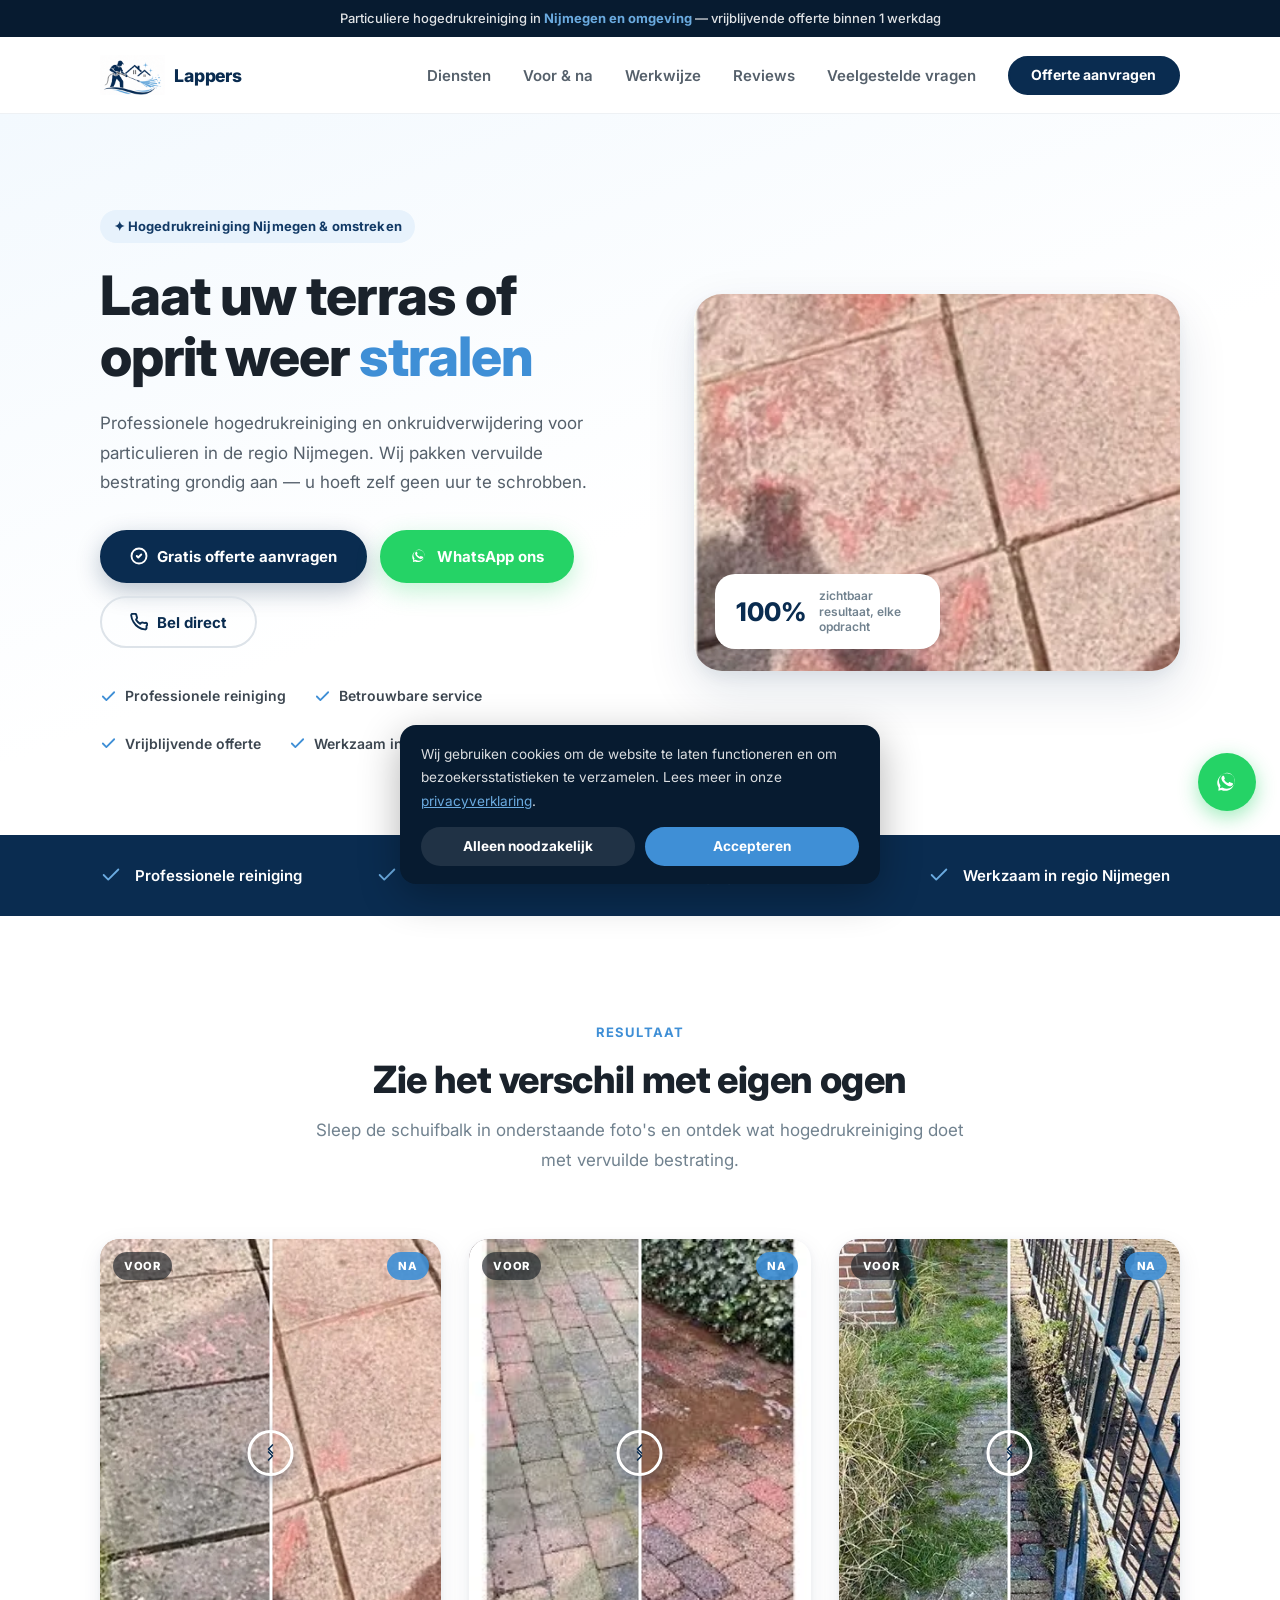
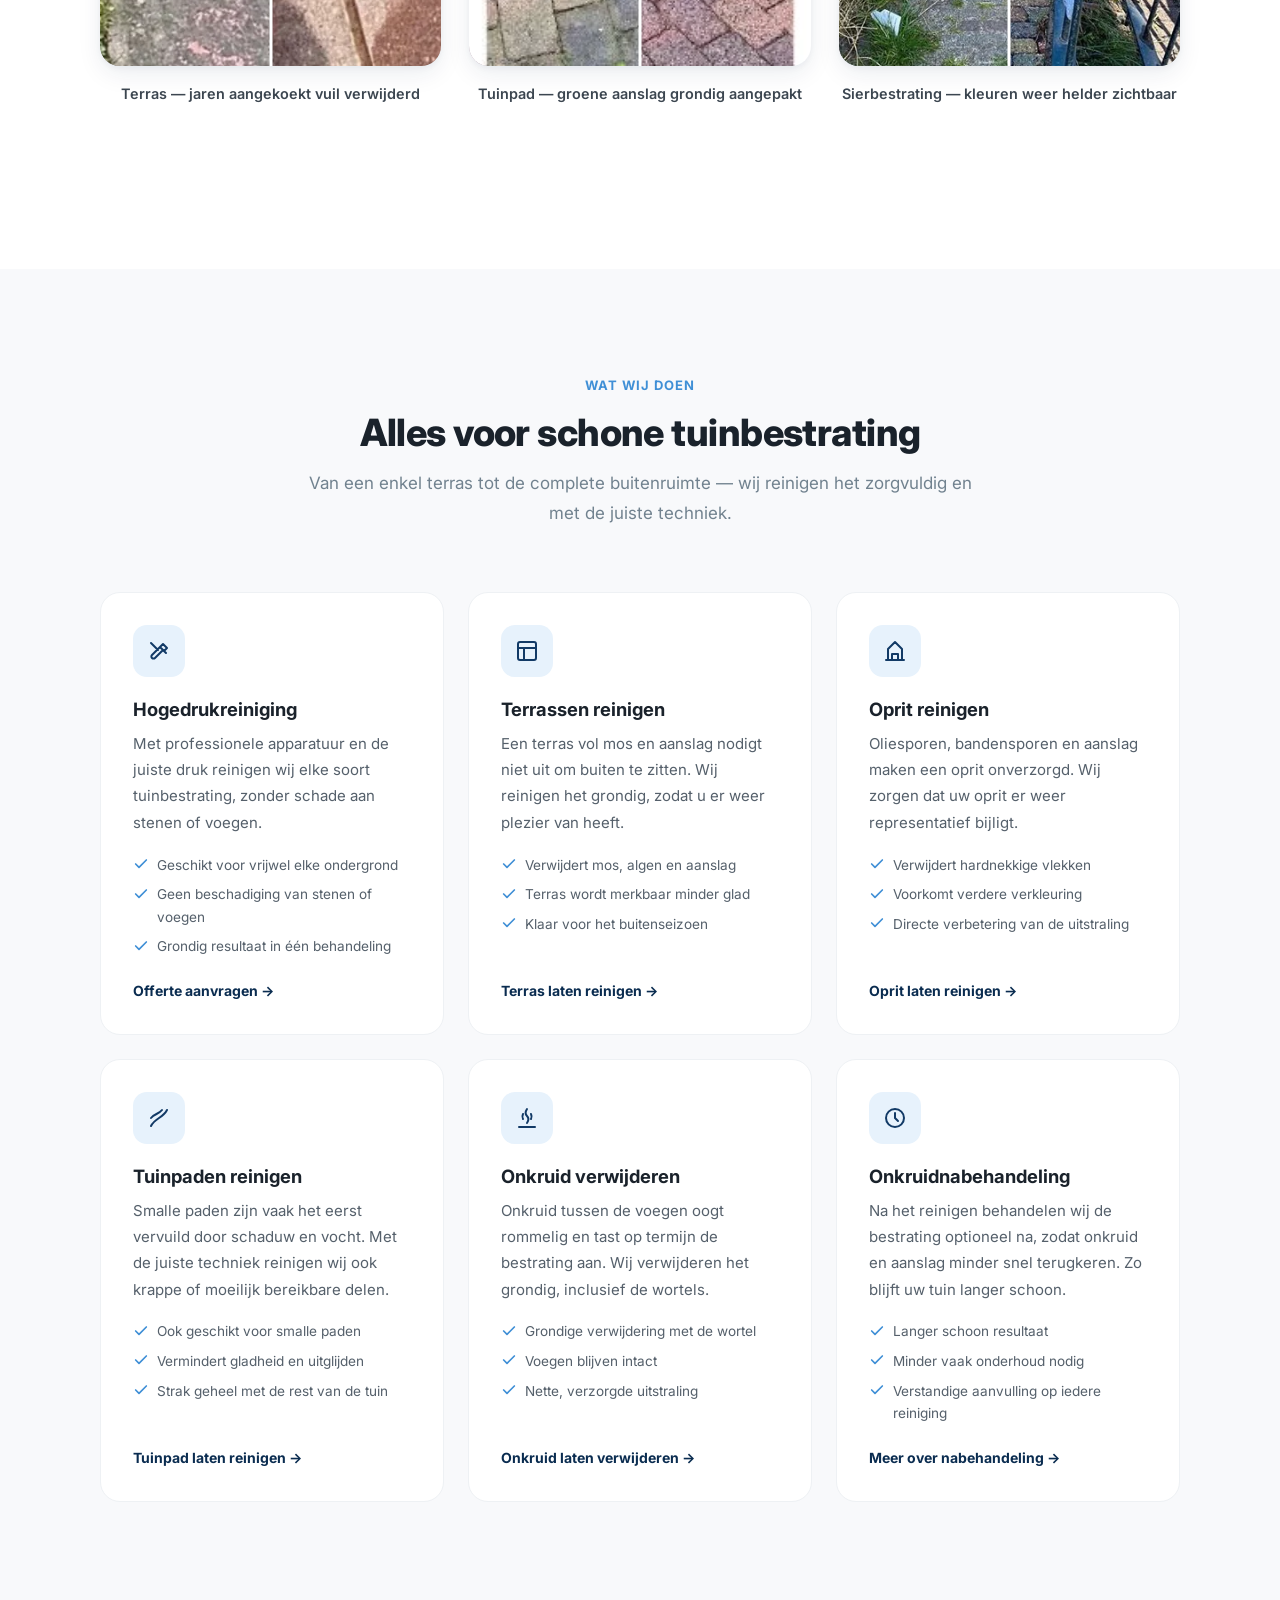
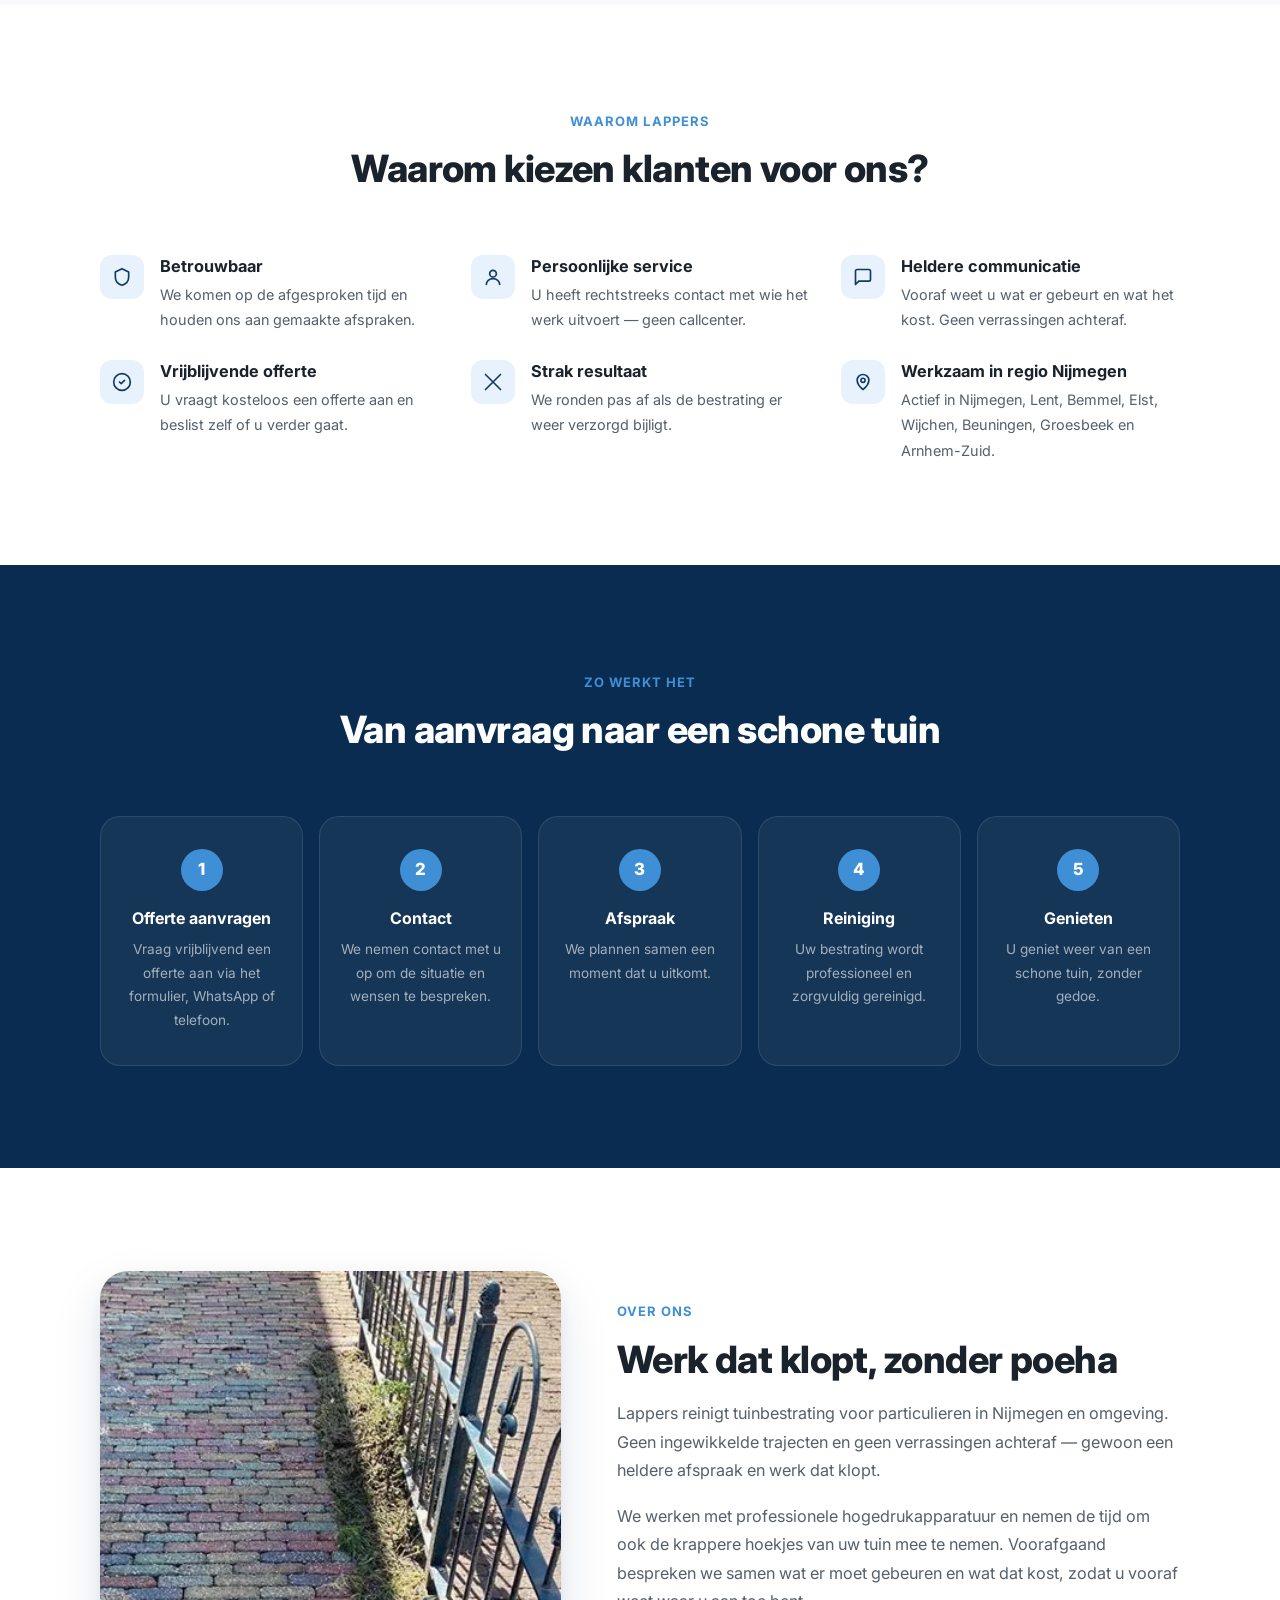
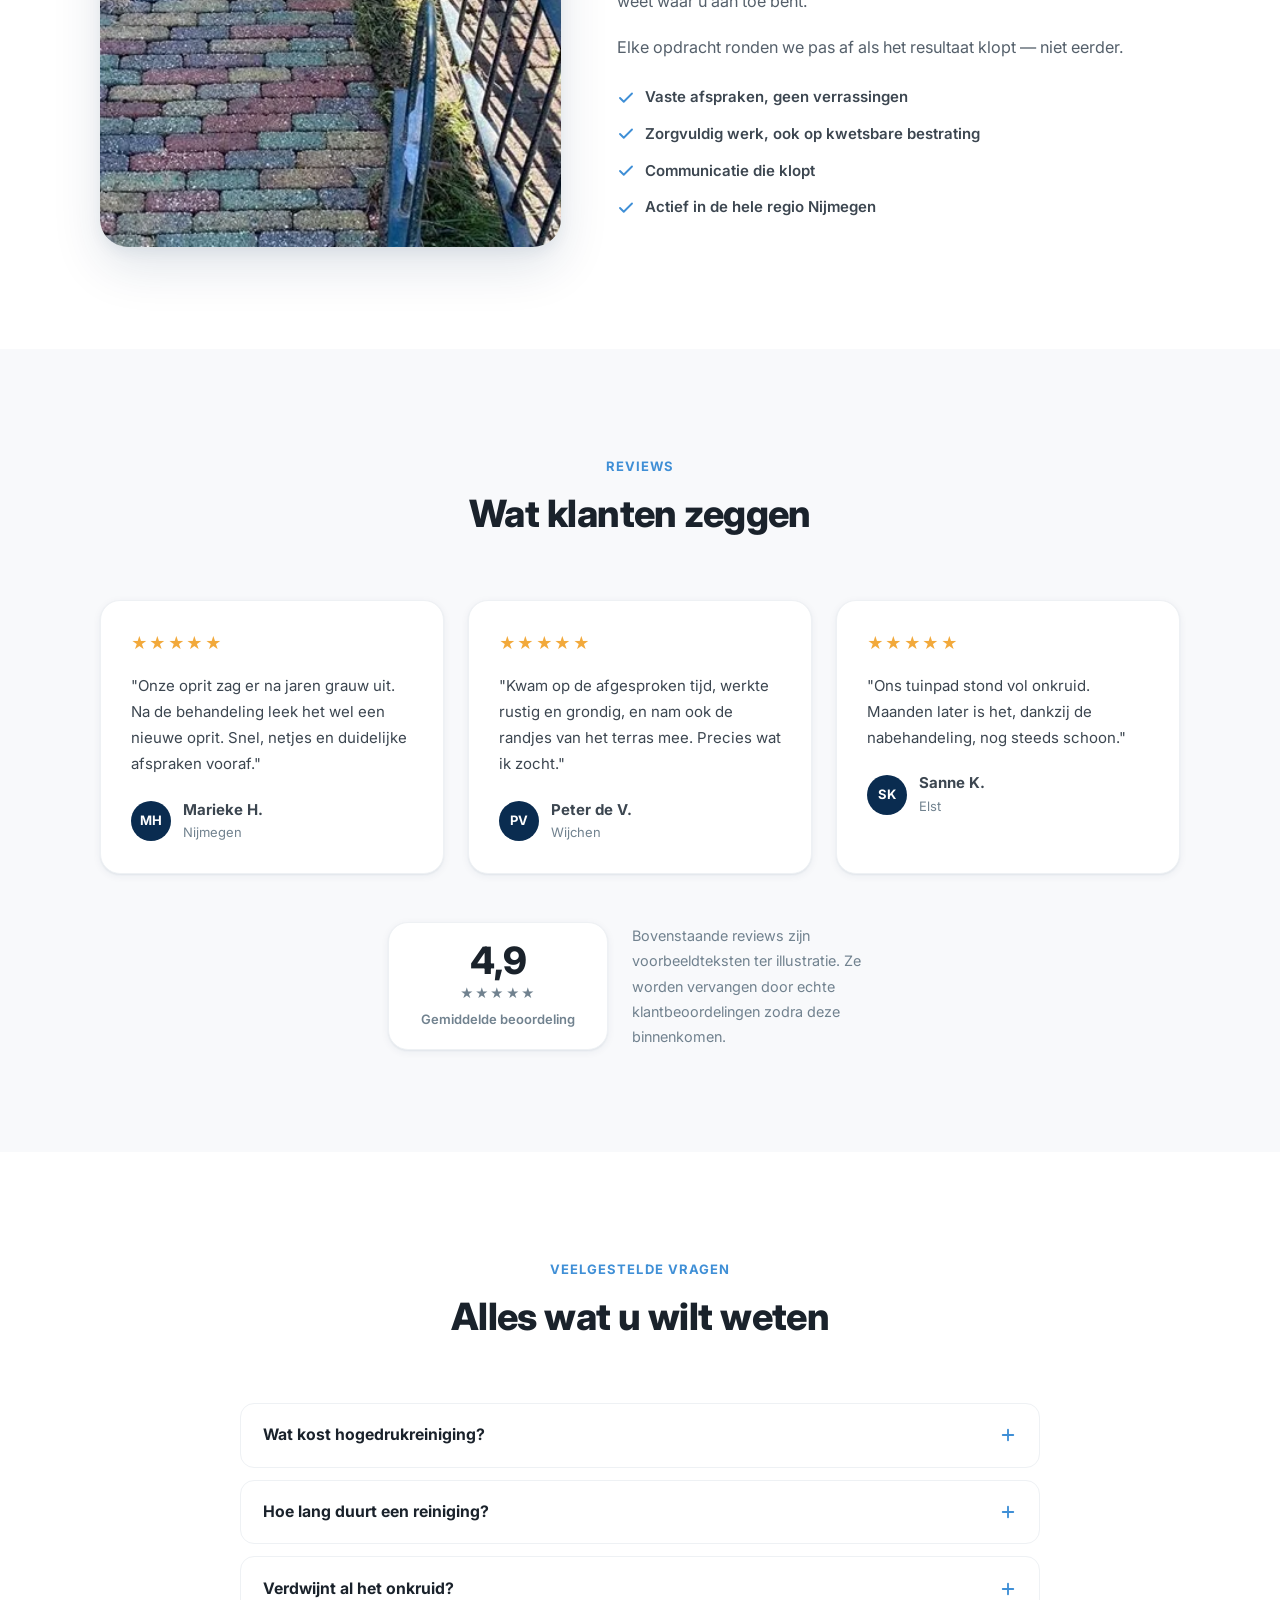
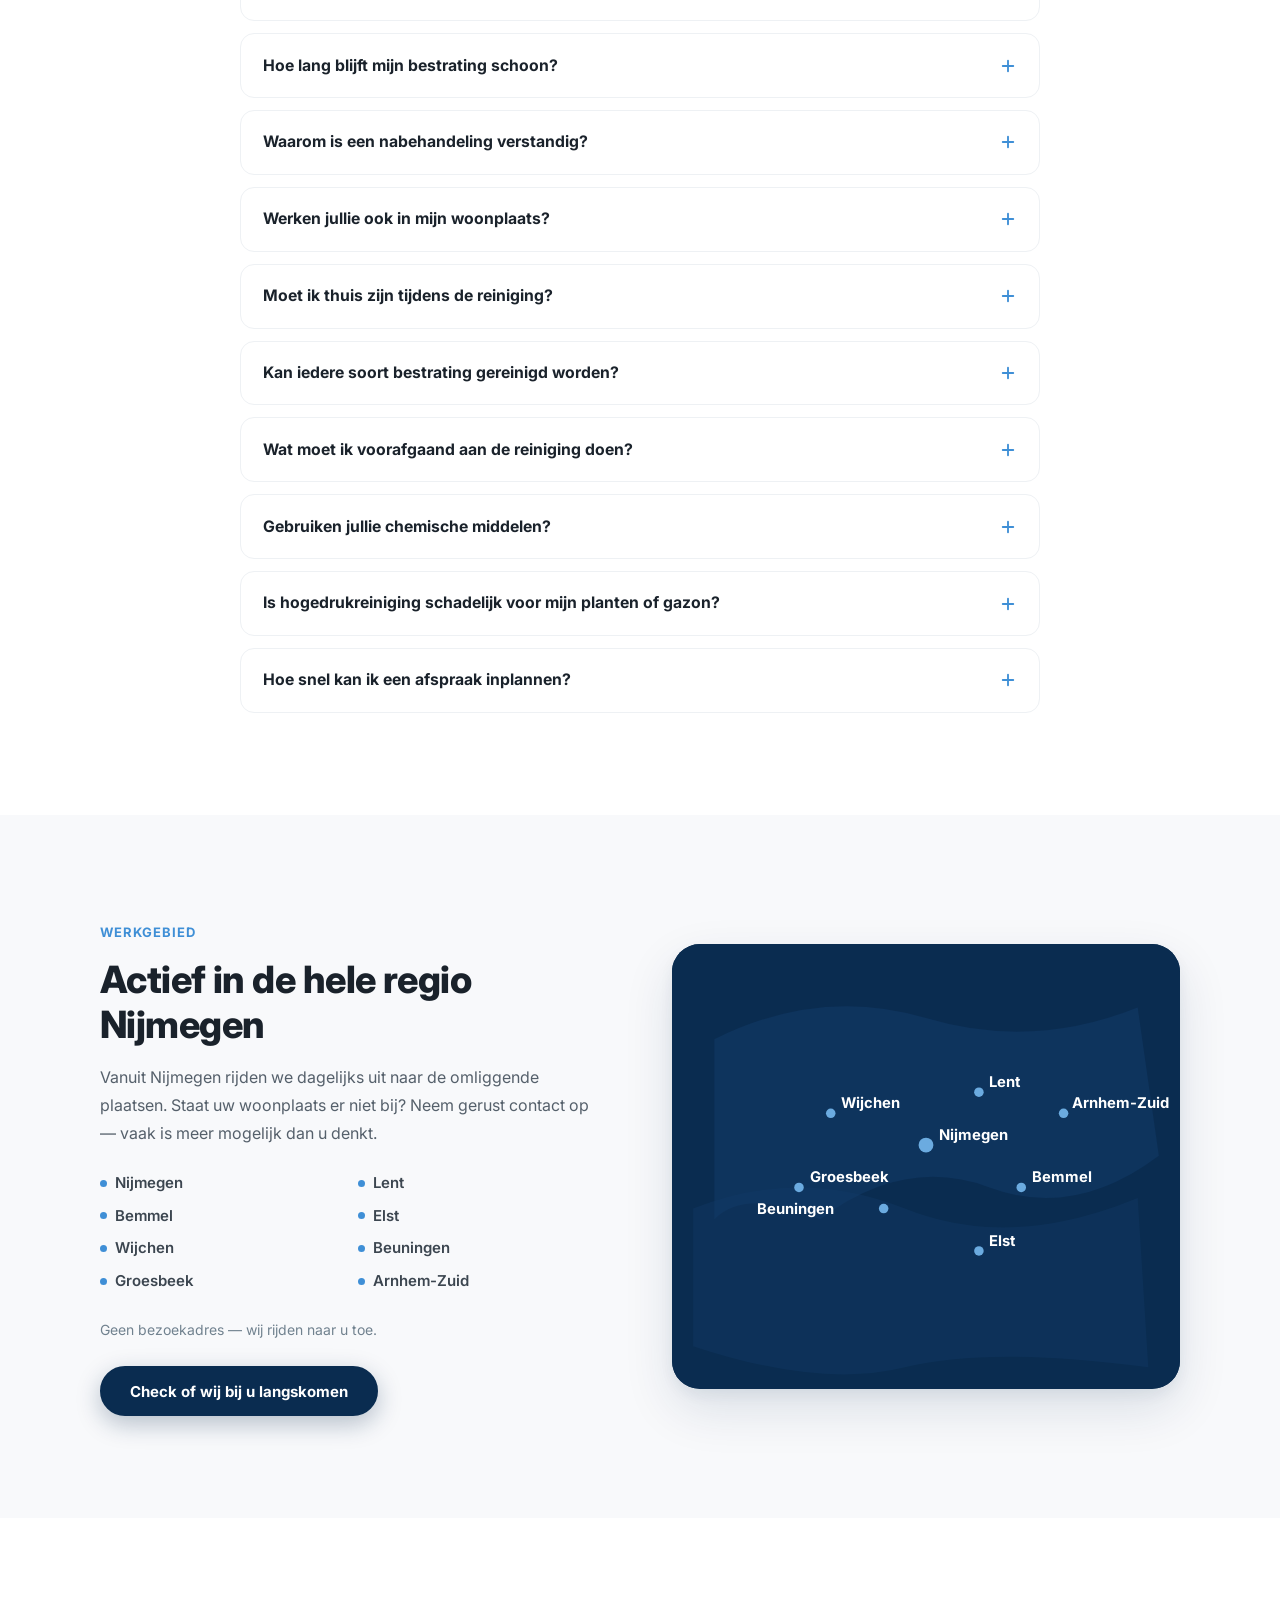
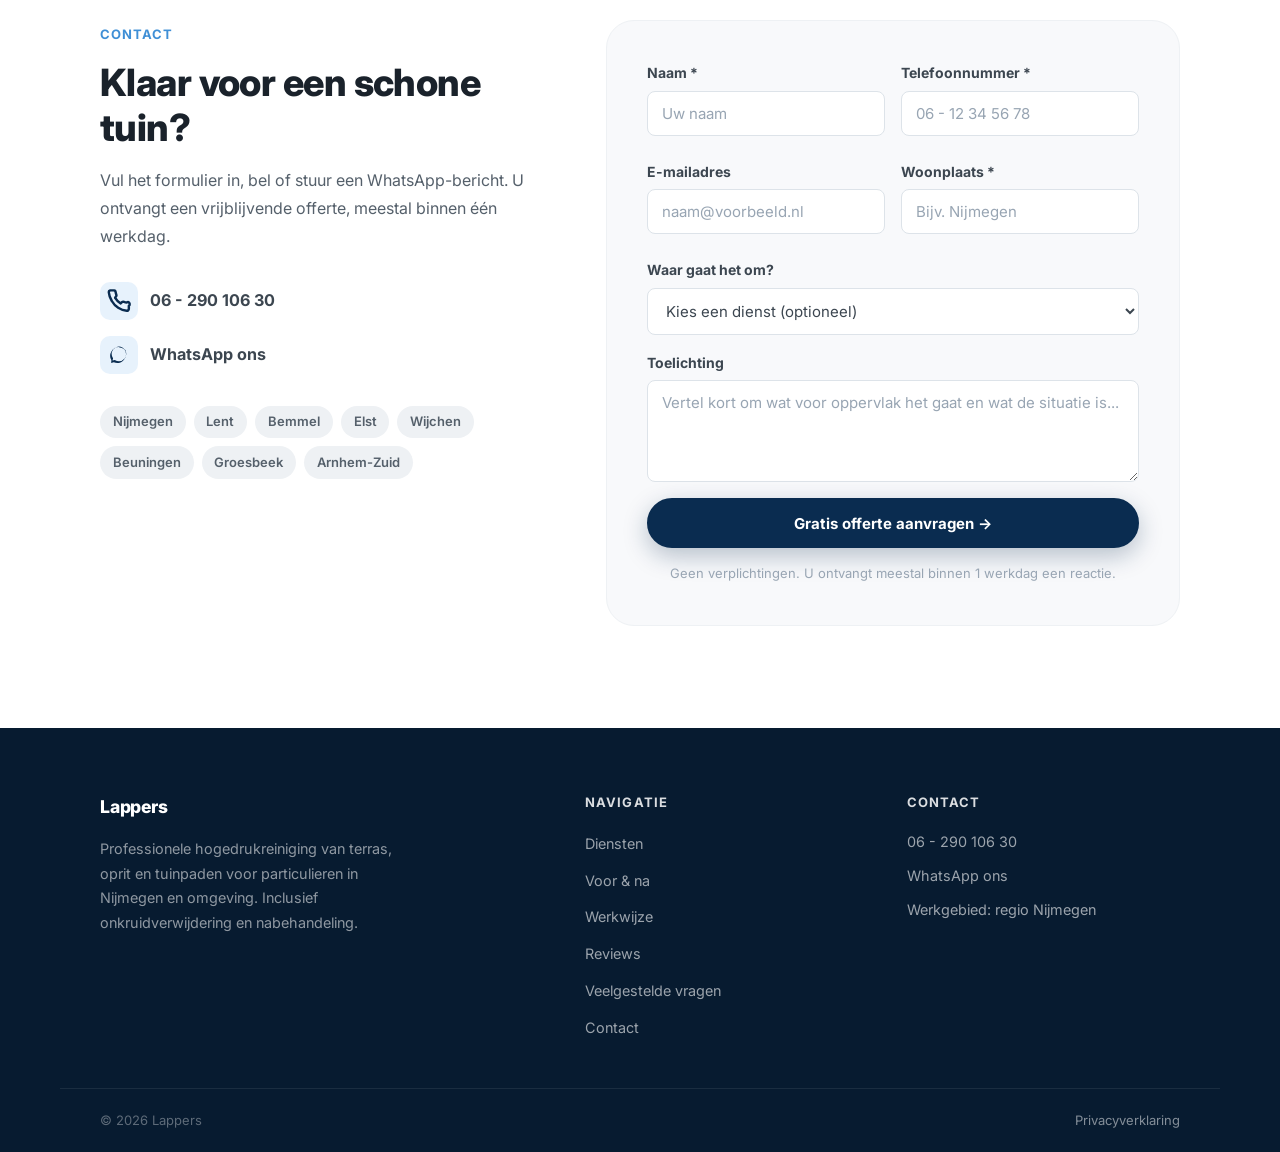
<file: index.html>
<!DOCTYPE html>
<html lang="nl">
<head>
<!--
  PLACEHOLDERS — vul in vóór livegang:
  - E-mailadres: nog niet beschikbaar — contactmethoden zijn nu telefoon, WhatsApp en het
    formulier (via Formspree). Zodra er een e-mailadres is, kan dit weer worden toegevoegd
    aan de contactsecties, footer en Schema.org-data.
  - Contactformulier is gekoppeld aan Formspree (formspree.io/f/mzdwpyqb), hetzelfde
    formulier als het bestaande Lappers-glazenwasserformulier. Aanvragen zijn te
    onderscheiden via het verborgen veld "formulier".
  - Reviews: voorbeeldteksten, vervangen door echte klantbeoordelingen zodra beschikbaar.
-->
  <meta charset="UTF-8" />
  <meta name="viewport" content="width=device-width, initial-scale=1.0" />
  <title>Hogedrukreiniging Nijmegen — Terras & oprit reinigen | Lappers</title>
  <meta name="description" content="Professionele hogedrukreiniging van terras, oprit en tuinpaden in Nijmegen en omgeving. Inclusief onkruidverwijdering en nabehandeling. Vraag een gratis offerte aan." />
  <meta name="keywords" content="hogedrukreiniging Nijmegen, terras reinigen Nijmegen, oprit reinigen Nijmegen, onkruid verwijderen Nijmegen, bestrating reinigen, groene aanslag verwijderen" />
  <meta name="author" content="Lappers" />
  <meta name="robots" content="index, follow" />
  <link rel="canonical" href="https://lappers.nl/" />

  <meta property="og:title" content="Hogedrukreiniging Nijmegen — Terras & oprit reinigen | Lappers" />
  <meta property="og:description" content="Terras of oprit dichtgeslibd met mos en aanslag? Wij maken uw tuinbestrating weer schoon. Vrijblijvende offerte binnen de regio Nijmegen." />
  <meta property="og:type" content="website" />
  <meta property="og:url" content="https://lappers.nl/" />
  <meta property="og:image" content="https://lappers.nl/images/portfolio/oprit-onkruid.webp" />
  <meta property="og:locale" content="nl_NL" />

  <script type="application/ld+json">
  {
    "@context": "https://schema.org",
    "@type": "LocalBusiness",
    "name": "Lappers",
    "description": "Hogedrukreiniging van tuinbestrating, terrassen, opritten en tuinpaden voor particulieren in Nijmegen en omgeving, inclusief onkruidverwijdering en onkruidnabehandeling.",
    "telephone": "+31629010630",
    "url": "https://lappers.nl",
    "image": "https://lappers.nl/images/portfolio/oprit-onkruid.webp",
    "address": {
      "@type": "PostalAddress",
      "addressLocality": "Nijmegen",
      "addressRegion": "Gelderland",
      "addressCountry": "NL"
    },
    "areaServed": ["Nijmegen", "Lent", "Bemmel", "Elst", "Wijchen", "Beuningen", "Groesbeek", "Arnhem-Zuid"],
    "priceRange": "€€",
    "openingHours": "Mo-Fr 08:00-18:00"
  }
  </script>

  <link rel="icon" type="image/svg+xml" href="/favicon.svg" />
  <link rel="shortcut icon" href="/favicon.svg" />
  <link rel="preconnect" href="https://fonts.googleapis.com" />
  <link rel="preconnect" href="https://fonts.gstatic.com" crossorigin />
  <link href="https://fonts.googleapis.com/css2?family=Inter:wght@400;500;600;700;800&display=swap" rel="stylesheet" />
  <link rel="stylesheet" href="/style.css" />
</head>
<body>

  <div class="topbar">Particuliere hogedrukreiniging in <strong>Nijmegen en omgeving</strong> — vrijblijvende offerte binnen 1 werkdag</div>

  <header class="header">
    <div class="container header__inner">
      <a href="/" class="logo">
        <img src="/images/logo.png" width="194" height="120" alt="Lappers — hogedrukreiniging Nijmegen" loading="eager" />
        <span>Lappers</span>
      </a>
      <nav class="nav" id="mainNav">
        <ul>
          <li><a href="#diensten">Diensten</a></li>
          <li><a href="#voor-na">Voor &amp; na</a></li>
          <li><a href="#werkwijze">Werkwijze</a></li>
          <li><a href="#reviews">Reviews</a></li>
          <li><a href="#faq">Veelgestelde vragen</a></li>
          <li><a href="/contact/" class="btn btn--nav">Offerte aanvragen</a></li>
        </ul>
      </nav>
      <button class="nav-toggle" id="navToggle" aria-label="Menu openen" aria-expanded="false">
        <span></span><span></span><span></span>
      </button>
    </div>
  </header>

  <main>
    <!-- ============ HERO ============ -->
    <section class="hero">
      <div class="container hero__inner">
        <div class="hero__content">
          <span class="badge">✦ Hogedrukreiniging Nijmegen &amp; omstreken</span>
          <h1>Laat uw terras of oprit weer <em>stralen</em></h1>
          <p class="hero__sub">Professionele hogedrukreiniging en onkruidverwijdering voor particulieren in de regio Nijmegen. Wij pakken vervuilde bestrating grondig aan — u hoeft zelf geen uur te schrobben.</p>
          <div class="hero__actions">
            <a href="/contact/" class="btn btn--primary">
              <svg width="18" height="18" viewBox="0 0 24 24" fill="none" stroke="currentColor" stroke-width="2.5" stroke-linecap="round" stroke-linejoin="round"><path d="M9 12l2 2 4-4"/><circle cx="12" cy="12" r="10"/></svg>
              Gratis offerte aanvragen
            </a>
            <a href="https://wa.me/31629010630?text=Hallo%2C%20ik%20wil%20graag%20een%20offerte%20voor%20hogedrukreiniging" class="btn btn--whatsapp" target="_blank" rel="noopener">
              <svg width="18" height="18" viewBox="0 0 24 24" fill="currentColor"><path d="M17.6 6.3A8.9 8.9 0 0 0 12 4a8.9 8.9 0 0 0-7.7 13.4L4 20l2.7-.7A8.9 8.9 0 0 0 12 20a8.9 8.9 0 0 0 5.6-13.7zm-5.6 12a7.3 7.3 0 0 1-3.8-1l-.3-.2-2.5.6.6-2.4-.2-.3A7.4 7.4 0 1 1 12 18.3zm4-5.6c-.2-.1-1.3-.6-1.5-.7-.2-.1-.3-.1-.5.1l-.7.8c-.1.2-.3.2-.5.1-.7-.3-1.4-.7-2-1.3-.5-.5-1-1.1-1.4-1.8-.1-.2 0-.4.1-.5l.4-.5c.1-.1.2-.3.1-.4 0-.1-.5-1.3-.7-1.8-.2-.5-.4-.4-.5-.4h-.5c-.2 0-.4.1-.6.3-.8.8-1 1.7-.8 2.7.4 1.5 1.4 3 3.1 4.4 1.9 1.6 3.3 2 4.1 2.2.6.2 1.3.1 1.8-.1.5-.2 1.3-1 1.5-1.5.2-.5.2-.9.1-1 0 0-.1-.1-.3-.2z"/></svg>
              WhatsApp ons
            </a>
            <a href="tel:+31629010630" class="btn btn--ghost">
              <svg width="18" height="18" viewBox="0 0 24 24" fill="none" stroke="currentColor" stroke-width="2.5" stroke-linecap="round" stroke-linejoin="round"><path d="M22 16.92v3a2 2 0 0 1-2.18 2 19.79 19.79 0 0 1-8.63-3.07A19.5 19.5 0 0 1 4.69 12a19.79 19.79 0 0 1-3.07-8.67A2 2 0 0 1 3.55 1h3a2 2 0 0 1 2 1.72c.127.96.361 1.903.7 2.81a2 2 0 0 1-.45 2.11L8.09 8.91a16 16 0 0 0 5.61 5.61l1.27-1.27a2 2 0 0 1 2.11-.45 12.84 12.84 0 0 0 2.81.7A2 2 0 0 1 22 16.92z"/></svg>
              Bel direct
            </a>
          </div>
          <div class="hero__trust">
            <span class="trust-item"><svg width="17" height="17" viewBox="0 0 24 24" fill="none" stroke="currentColor" stroke-width="2.5" stroke-linecap="round" stroke-linejoin="round"><path d="M20 6L9 17l-5-5"/></svg>Professionele reiniging</span>
            <span class="trust-item"><svg width="17" height="17" viewBox="0 0 24 24" fill="none" stroke="currentColor" stroke-width="2.5" stroke-linecap="round" stroke-linejoin="round"><path d="M20 6L9 17l-5-5"/></svg>Betrouwbare service</span>
            <span class="trust-item"><svg width="17" height="17" viewBox="0 0 24 24" fill="none" stroke="currentColor" stroke-width="2.5" stroke-linecap="round" stroke-linejoin="round"><path d="M20 6L9 17l-5-5"/></svg>Vrijblijvende offerte</span>
            <span class="trust-item"><svg width="17" height="17" viewBox="0 0 24 24" fill="none" stroke="currentColor" stroke-width="2.5" stroke-linecap="round" stroke-linejoin="round"><path d="M20 6L9 17l-5-5"/></svg>Werkzaam in regio Nijmegen</span>
          </div>
        </div>
        <div class="hero__visual">
          <div class="hero__img-wrapper">
            <img src="/images/voor-na/terras-1-na.webp" alt="Grondig gereinigd terras in Nijmegen na hogedrukreiniging" width="800" height="1000" loading="eager" />
            <div class="hero__badge-float">
              <span class="num">100%</span>
              <span class="lbl">zichtbaar resultaat, elke opdracht</span>
            </div>
          </div>
        </div>
      </div>
    </section>

    <!-- ============ USP STRIP ============ -->
    <div class="usp-strip">
      <div class="container usp-strip__inner">
        <div class="usp-item"><svg width="22" height="22" viewBox="0 0 24 24" fill="none" stroke="currentColor" stroke-width="2" stroke-linecap="round" stroke-linejoin="round"><path d="M20 6L9 17l-5-5"/></svg><span>Professionele reiniging</span></div>
        <div class="usp-item"><svg width="22" height="22" viewBox="0 0 24 24" fill="none" stroke="currentColor" stroke-width="2" stroke-linecap="round" stroke-linejoin="round"><path d="M20 6L9 17l-5-5"/></svg><span>Betrouwbare service</span></div>
        <div class="usp-item"><svg width="22" height="22" viewBox="0 0 24 24" fill="none" stroke="currentColor" stroke-width="2" stroke-linecap="round" stroke-linejoin="round"><path d="M20 6L9 17l-5-5"/></svg><span>Vrijblijvende offerte</span></div>
        <div class="usp-item"><svg width="22" height="22" viewBox="0 0 24 24" fill="none" stroke="currentColor" stroke-width="2" stroke-linecap="round" stroke-linejoin="round"><path d="M20 6L9 17l-5-5"/></svg><span>Werkzaam in regio Nijmegen</span></div>
      </div>
    </div>

    <!-- ============ VOOR & NA ============ -->
    <section class="section" id="voor-na">
      <div class="container">
        <div class="section__header reveal">
          <div class="eyebrow">Resultaat</div>
          <h2>Zie het verschil met eigen ogen</h2>
          <p>Sleep de schuifbalk in onderstaande foto's en ontdek wat hogedrukreiniging doet met vervuilde bestrating.</p>
        </div>

        <div class="vn-grid">
          <div class="reveal">
            <div class="ba-slider">
              <span class="ba-slider__tag ba-slider__tag--before">Voor</span>
              <span class="ba-slider__tag ba-slider__tag--after">Na</span>
              <img class="ba-slider__img ba-slider__after" src="/images/voor-na/terras-1-na.webp" alt="Terras na hogedrukreiniging" loading="lazy" width="800" height="1000" />
              <div class="ba-slider__before-wrap">
                <img class="ba-slider__img" src="/images/voor-na/terras-1-voor.webp" alt="Terras voor hogedrukreiniging, met mos en aanslag" loading="lazy" width="800" height="1000" />
              </div>
              <div class="ba-slider__handle"></div>
            </div>
            <p class="vn-card__caption">Terras — jaren aangekoekt vuil verwijderd</p>
          </div>

          <div class="reveal">
            <div class="ba-slider">
              <span class="ba-slider__tag ba-slider__tag--before">Voor</span>
              <span class="ba-slider__tag ba-slider__tag--after">Na</span>
              <img class="ba-slider__img ba-slider__after" src="/images/voor-na/tuinpad-1-na.webp" alt="Tuinpad na hogedrukreiniging" loading="lazy" width="800" height="1000" />
              <div class="ba-slider__before-wrap">
                <img class="ba-slider__img" src="/images/voor-na/tuinpad-1-voor.webp" alt="Tuinpad voor hogedrukreiniging, met groene aanslag" loading="lazy" width="800" height="1000" />
              </div>
              <div class="ba-slider__handle"></div>
            </div>
            <p class="vn-card__caption">Tuinpad — groene aanslag grondig aangepakt</p>
          </div>

          <div class="reveal">
            <div class="ba-slider">
              <span class="ba-slider__tag ba-slider__tag--before">Voor</span>
              <span class="ba-slider__tag ba-slider__tag--after">Na</span>
              <img class="ba-slider__img ba-slider__after" src="/images/voor-na/tuinpad-2-na.webp" alt="Sierbestrating na hogedrukreiniging" loading="lazy" width="800" height="1000" />
              <div class="ba-slider__before-wrap">
                <img class="ba-slider__img" src="/images/voor-na/tuinpad-2-voor.webp" alt="Sierbestrating voor hogedrukreiniging, met onkruid" loading="lazy" width="800" height="1000" />
              </div>
              <div class="ba-slider__handle"></div>
            </div>
            <p class="vn-card__caption">Sierbestrating — kleuren weer helder zichtbaar</p>
          </div>
        </div>
        <p class="vn-hint reveal">↔ Sleep, tik of gebruik de pijltjestoetsen om te vergelijken</p>
      </div>
    </section>

    <!-- ============ DIENSTEN ============ -->
    <section class="section section--alt" id="diensten">
      <div class="container">
        <div class="section__header reveal">
          <div class="eyebrow">Wat wij doen</div>
          <h2>Alles voor schone tuinbestrating</h2>
          <p>Van een enkel terras tot de complete buitenruimte — wij reinigen het zorgvuldig en met de juiste techniek.</p>
        </div>

        <div class="diensten__grid">
          <div class="dienst-card reveal">
            <div class="dienst-card__icon"><svg width="24" height="24" viewBox="0 0 24 24" fill="none" stroke="currentColor" stroke-width="2" stroke-linecap="round" stroke-linejoin="round"><path d="M4 4l7 7M13 8l-8 8a2 2 0 1 0 3 3l8-8M13 8l3-3 4 4-3 3M13 8l6 6"/></svg></div>
            <h3>Hogedrukreiniging</h3>
            <p>Met professionele apparatuur en de juiste druk reinigen wij elke soort tuinbestrating, zonder schade aan stenen of voegen.</p>
            <ul class="dienst-card__benefits">
              <li><svg width="16" height="16" viewBox="0 0 24 24" fill="none" stroke="currentColor" stroke-width="2.5" stroke-linecap="round" stroke-linejoin="round"><path d="M20 6L9 17l-5-5"/></svg>Geschikt voor vrijwel elke ondergrond</li>
              <li><svg width="16" height="16" viewBox="0 0 24 24" fill="none" stroke="currentColor" stroke-width="2.5" stroke-linecap="round" stroke-linejoin="round"><path d="M20 6L9 17l-5-5"/></svg>Geen beschadiging van stenen of voegen</li>
              <li><svg width="16" height="16" viewBox="0 0 24 24" fill="none" stroke="currentColor" stroke-width="2.5" stroke-linecap="round" stroke-linejoin="round"><path d="M20 6L9 17l-5-5"/></svg>Grondig resultaat in één behandeling</li>
            </ul>
            <a href="/contact/" class="dienst-card__cta">Offerte aanvragen →</a>
          </div>

          <div class="dienst-card reveal">
            <div class="dienst-card__icon"><svg width="24" height="24" viewBox="0 0 24 24" fill="none" stroke="currentColor" stroke-width="2" stroke-linecap="round" stroke-linejoin="round"><rect x="3" y="3" width="18" height="18" rx="2"/><path d="M3 9h18M9 21V9"/></svg></div>
            <h3>Terrassen reinigen</h3>
            <p>Een terras vol mos en aanslag nodigt niet uit om buiten te zitten. Wij reinigen het grondig, zodat u er weer plezier van heeft.</p>
            <ul class="dienst-card__benefits">
              <li><svg width="16" height="16" viewBox="0 0 24 24" fill="none" stroke="currentColor" stroke-width="2.5" stroke-linecap="round" stroke-linejoin="round"><path d="M20 6L9 17l-5-5"/></svg>Verwijdert mos, algen en aanslag</li>
              <li><svg width="16" height="16" viewBox="0 0 24 24" fill="none" stroke="currentColor" stroke-width="2.5" stroke-linecap="round" stroke-linejoin="round"><path d="M20 6L9 17l-5-5"/></svg>Terras wordt merkbaar minder glad</li>
              <li><svg width="16" height="16" viewBox="0 0 24 24" fill="none" stroke="currentColor" stroke-width="2.5" stroke-linecap="round" stroke-linejoin="round"><path d="M20 6L9 17l-5-5"/></svg>Klaar voor het buitenseizoen</li>
            </ul>
            <a href="/contact/" class="dienst-card__cta">Terras laten reinigen →</a>
          </div>

          <div class="dienst-card reveal">
            <div class="dienst-card__icon"><svg width="24" height="24" viewBox="0 0 24 24" fill="none" stroke="currentColor" stroke-width="2" stroke-linecap="round" stroke-linejoin="round"><path d="M3 21h18M5 21V10l7-7 7 7v11M9 21v-6h6v6"/></svg></div>
            <h3>Oprit reinigen</h3>
            <p>Oliesporen, bandensporen en aanslag maken een oprit onverzorgd. Wij zorgen dat uw oprit er weer representatief bijligt.</p>
            <ul class="dienst-card__benefits">
              <li><svg width="16" height="16" viewBox="0 0 24 24" fill="none" stroke="currentColor" stroke-width="2.5" stroke-linecap="round" stroke-linejoin="round"><path d="M20 6L9 17l-5-5"/></svg>Verwijdert hardnekkige vlekken</li>
              <li><svg width="16" height="16" viewBox="0 0 24 24" fill="none" stroke="currentColor" stroke-width="2.5" stroke-linecap="round" stroke-linejoin="round"><path d="M20 6L9 17l-5-5"/></svg>Voorkomt verdere verkleuring</li>
              <li><svg width="16" height="16" viewBox="0 0 24 24" fill="none" stroke="currentColor" stroke-width="2.5" stroke-linecap="round" stroke-linejoin="round"><path d="M20 6L9 17l-5-5"/></svg>Directe verbetering van de uitstraling</li>
            </ul>
            <a href="/contact/" class="dienst-card__cta">Oprit laten reinigen →</a>
          </div>

          <div class="dienst-card reveal">
            <div class="dienst-card__icon"><svg width="24" height="24" viewBox="0 0 24 24" fill="none" stroke="currentColor" stroke-width="2" stroke-linecap="round" stroke-linejoin="round"><path d="M4 20c4-8 12-8 16-16M4 12c3-4 8-4 11-8"/></svg></div>
            <h3>Tuinpaden reinigen</h3>
            <p>Smalle paden zijn vaak het eerst vervuild door schaduw en vocht. Met de juiste techniek reinigen wij ook krappe of moeilijk bereikbare delen.</p>
            <ul class="dienst-card__benefits">
              <li><svg width="16" height="16" viewBox="0 0 24 24" fill="none" stroke="currentColor" stroke-width="2.5" stroke-linecap="round" stroke-linejoin="round"><path d="M20 6L9 17l-5-5"/></svg>Ook geschikt voor smalle paden</li>
              <li><svg width="16" height="16" viewBox="0 0 24 24" fill="none" stroke="currentColor" stroke-width="2.5" stroke-linecap="round" stroke-linejoin="round"><path d="M20 6L9 17l-5-5"/></svg>Vermindert gladheid en uitglijden</li>
              <li><svg width="16" height="16" viewBox="0 0 24 24" fill="none" stroke="currentColor" stroke-width="2.5" stroke-linecap="round" stroke-linejoin="round"><path d="M20 6L9 17l-5-5"/></svg>Strak geheel met de rest van de tuin</li>
            </ul>
            <a href="/contact/" class="dienst-card__cta">Tuinpad laten reinigen →</a>
          </div>

          <div class="dienst-card reveal">
            <div class="dienst-card__icon"><svg width="24" height="24" viewBox="0 0 24 24" fill="none" stroke="currentColor" stroke-width="2" stroke-linecap="round" stroke-linejoin="round"><path d="M12 3c-2 3-2 5 0 7s2 4 0 7M8 8c-1 2-1 3 0 5M16 8c1 2 1 3 0 5"/><path d="M4 21h16"/></svg></div>
            <h3>Onkruid verwijderen</h3>
            <p>Onkruid tussen de voegen oogt rommelig en tast op termijn de bestrating aan. Wij verwijderen het grondig, inclusief de wortels.</p>
            <ul class="dienst-card__benefits">
              <li><svg width="16" height="16" viewBox="0 0 24 24" fill="none" stroke="currentColor" stroke-width="2.5" stroke-linecap="round" stroke-linejoin="round"><path d="M20 6L9 17l-5-5"/></svg>Grondige verwijdering met de wortel</li>
              <li><svg width="16" height="16" viewBox="0 0 24 24" fill="none" stroke="currentColor" stroke-width="2.5" stroke-linecap="round" stroke-linejoin="round"><path d="M20 6L9 17l-5-5"/></svg>Voegen blijven intact</li>
              <li><svg width="16" height="16" viewBox="0 0 24 24" fill="none" stroke="currentColor" stroke-width="2.5" stroke-linecap="round" stroke-linejoin="round"><path d="M20 6L9 17l-5-5"/></svg>Nette, verzorgde uitstraling</li>
            </ul>
            <a href="/contact/" class="dienst-card__cta">Onkruid laten verwijderen →</a>
          </div>

          <div class="dienst-card reveal">
            <div class="dienst-card__icon"><svg width="24" height="24" viewBox="0 0 24 24" fill="none" stroke="currentColor" stroke-width="2" stroke-linecap="round" stroke-linejoin="round"><circle cx="12" cy="12" r="9"/><path d="M12 7v5l3 3"/></svg></div>
            <h3>Onkruidnabehandeling</h3>
            <p>Na het reinigen behandelen wij de bestrating optioneel na, zodat onkruid en aanslag minder snel terugkeren. Zo blijft uw tuin langer schoon.</p>
            <ul class="dienst-card__benefits">
              <li><svg width="16" height="16" viewBox="0 0 24 24" fill="none" stroke="currentColor" stroke-width="2.5" stroke-linecap="round" stroke-linejoin="round"><path d="M20 6L9 17l-5-5"/></svg>Langer schoon resultaat</li>
              <li><svg width="16" height="16" viewBox="0 0 24 24" fill="none" stroke="currentColor" stroke-width="2.5" stroke-linecap="round" stroke-linejoin="round"><path d="M20 6L9 17l-5-5"/></svg>Minder vaak onderhoud nodig</li>
              <li><svg width="16" height="16" viewBox="0 0 24 24" fill="none" stroke="currentColor" stroke-width="2.5" stroke-linecap="round" stroke-linejoin="round"><path d="M20 6L9 17l-5-5"/></svg>Verstandige aanvulling op iedere reiniging</li>
            </ul>
            <a href="/contact/" class="dienst-card__cta">Meer over nabehandeling →</a>
          </div>
        </div>
      </div>
    </section>

    <!-- ============ WAAROM KIEZEN VOOR ONS ============ -->
    <section class="section" id="waarom">
      <div class="container">
        <div class="section__header reveal">
          <div class="eyebrow">Waarom Lappers</div>
          <h2>Waarom kiezen klanten voor ons?</h2>
        </div>
        <div class="waarom__grid">
          <div class="waarom-item reveal">
            <div class="waarom-item__icon"><svg width="20" height="20" viewBox="0 0 24 24" fill="none" stroke="currentColor" stroke-width="2" stroke-linecap="round" stroke-linejoin="round"><path d="M12 2l8 4v6c0 5-3.5 8.5-8 10-4.5-1.5-8-5-8-10V6l8-4z"/></svg></div>
            <div><h3>Betrouwbaar</h3><p>We komen op de afgesproken tijd en houden ons aan gemaakte afspraken.</p></div>
          </div>
          <div class="waarom-item reveal">
            <div class="waarom-item__icon"><svg width="20" height="20" viewBox="0 0 24 24" fill="none" stroke="currentColor" stroke-width="2" stroke-linecap="round" stroke-linejoin="round"><circle cx="12" cy="8" r="4"/><path d="M4 21c0-4 3.6-7 8-7s8 3 8 7"/></svg></div>
            <div><h3>Persoonlijke service</h3><p>U heeft rechtstreeks contact met wie het werk uitvoert — geen callcenter.</p></div>
          </div>
          <div class="waarom-item reveal">
            <div class="waarom-item__icon"><svg width="20" height="20" viewBox="0 0 24 24" fill="none" stroke="currentColor" stroke-width="2" stroke-linecap="round" stroke-linejoin="round"><path d="M21 15a2 2 0 0 1-2 2H7l-4 4V5a2 2 0 0 1 2-2h14a2 2 0 0 1 2 2z"/></svg></div>
            <div><h3>Heldere communicatie</h3><p>Vooraf weet u wat er gebeurt en wat het kost. Geen verrassingen achteraf.</p></div>
          </div>
          <div class="waarom-item reveal">
            <div class="waarom-item__icon"><svg width="20" height="20" viewBox="0 0 24 24" fill="none" stroke="currentColor" stroke-width="2" stroke-linecap="round" stroke-linejoin="round"><path d="M9 12l2 2 4-4"/><circle cx="12" cy="12" r="10"/></svg></div>
            <div><h3>Vrijblijvende offerte</h3><p>U vraagt kosteloos een offerte aan en beslist zelf of u verder gaat.</p></div>
          </div>
          <div class="waarom-item reveal">
            <div class="waarom-item__icon"><svg width="20" height="20" viewBox="0 0 24 24" fill="none" stroke="currentColor" stroke-width="2" stroke-linecap="round" stroke-linejoin="round"><path d="M3 3l18 18M3 21L21 3"/></svg></div>
            <div><h3>Strak resultaat</h3><p>We ronden pas af als de bestrating er weer verzorgd bijligt.</p></div>
          </div>
          <div class="waarom-item reveal">
            <div class="waarom-item__icon"><svg width="20" height="20" viewBox="0 0 24 24" fill="none" stroke="currentColor" stroke-width="2" stroke-linecap="round" stroke-linejoin="round"><path d="M12 21s-7-5.3-7-11a7 7 0 0 1 14 0c0 5.7-7 11-7 11z"/><circle cx="12" cy="10" r="2.5"/></svg></div>
            <div><h3>Werkzaam in regio Nijmegen</h3><p>Actief in Nijmegen, Lent, Bemmel, Elst, Wijchen, Beuningen, Groesbeek en Arnhem-Zuid.</p></div>
          </div>
        </div>
      </div>
    </section>

    <!-- ============ ZO WERKT HET ============ -->
    <section class="section section--navy" id="werkwijze">
      <div class="container">
        <div class="section__header reveal">
          <div class="eyebrow">Zo werkt het</div>
          <h2>Van aanvraag naar een schone tuin</h2>
        </div>
        <div class="werkwijze__steps">
          <div class="step reveal"><div class="step__number">1</div><h3>Offerte aanvragen</h3><p>Vraag vrijblijvend een offerte aan via het formulier, WhatsApp of telefoon.</p></div>
          <div class="step reveal"><div class="step__number">2</div><h3>Contact</h3><p>We nemen contact met u op om de situatie en wensen te bespreken.</p></div>
          <div class="step reveal"><div class="step__number">3</div><h3>Afspraak</h3><p>We plannen samen een moment dat u uitkomt.</p></div>
          <div class="step reveal"><div class="step__number">4</div><h3>Reiniging</h3><p>Uw bestrating wordt professioneel en zorgvuldig gereinigd.</p></div>
          <div class="step reveal"><div class="step__number">5</div><h3>Genieten</h3><p>U geniet weer van een schone tuin, zonder gedoe.</p></div>
        </div>
      </div>
    </section>

    <!-- ============ OVER ONS ============ -->
    <section class="section" id="over-ons">
      <div class="container over-ons__inner">
        <div class="over-ons__img reveal">
          <img src="/images/voor-na/tuinpad-2-na.webp" alt="Gereinigde sierbestrating in een particuliere tuin" loading="lazy" width="768" height="960" />
        </div>
        <div class="over-ons__content reveal">
          <div class="eyebrow">Over ons</div>
          <h2>Werk dat klopt, zonder poeha</h2>
          <p>Lappers reinigt tuinbestrating voor particulieren in Nijmegen en omgeving. Geen ingewikkelde trajecten en geen verrassingen achteraf — gewoon een heldere afspraak en werk dat klopt.</p>
          <p>We werken met professionele hogedrukapparatuur en nemen de tijd om ook de krappere hoekjes van uw tuin mee te nemen. Voorafgaand bespreken we samen wat er moet gebeuren en wat dat kost, zodat u vooraf weet waar u aan toe bent.</p>
          <p>Elke opdracht ronden we pas af als het resultaat klopt — niet eerder.</p>
          <ul class="over-ons__list">
            <li><svg width="18" height="18" viewBox="0 0 24 24" fill="none" stroke="currentColor" stroke-width="2.5" stroke-linecap="round" stroke-linejoin="round"><path d="M20 6L9 17l-5-5"/></svg>Vaste afspraken, geen verrassingen</li>
            <li><svg width="18" height="18" viewBox="0 0 24 24" fill="none" stroke="currentColor" stroke-width="2.5" stroke-linecap="round" stroke-linejoin="round"><path d="M20 6L9 17l-5-5"/></svg>Zorgvuldig werk, ook op kwetsbare bestrating</li>
            <li><svg width="18" height="18" viewBox="0 0 24 24" fill="none" stroke="currentColor" stroke-width="2.5" stroke-linecap="round" stroke-linejoin="round"><path d="M20 6L9 17l-5-5"/></svg>Communicatie die klopt</li>
            <li><svg width="18" height="18" viewBox="0 0 24 24" fill="none" stroke="currentColor" stroke-width="2.5" stroke-linecap="round" stroke-linejoin="round"><path d="M20 6L9 17l-5-5"/></svg>Actief in de hele regio Nijmegen</li>
          </ul>
        </div>
      </div>
    </section>

    <!-- ============ REVIEWS ============ -->
    <section class="section section--alt" id="reviews">
      <div class="container">
        <div class="section__header reveal">
          <div class="eyebrow">Reviews</div>
          <h2>Wat klanten zeggen</h2>
        </div>

        <div class="reviews__grid">
          <!-- Voorbeeldreview -->
          <div class="review-card reveal">
            <div class="review-card__stars">★★★★★</div>
            <p>"Onze oprit zag er na jaren grauw uit. Na de behandeling leek het wel een nieuwe oprit. Snel, netjes en duidelijke afspraken vooraf."</p>
            <div class="review-card__author">
              <div class="review-card__avatar">MH</div>
              <div><strong>Marieke H.</strong><span>Nijmegen</span></div>
            </div>
          </div>
          <!-- Voorbeeldreview -->
          <div class="review-card reveal">
            <div class="review-card__stars">★★★★★</div>
            <p>"Kwam op de afgesproken tijd, werkte rustig en grondig, en nam ook de randjes van het terras mee. Precies wat ik zocht."</p>
            <div class="review-card__author">
              <div class="review-card__avatar">PV</div>
              <div><strong>Peter de V.</strong><span>Wijchen</span></div>
            </div>
          </div>
          <!-- Voorbeeldreview -->
          <div class="review-card reveal">
            <div class="review-card__stars">★★★★★</div>
            <p>"Ons tuinpad stond vol onkruid. Maanden later is het, dankzij de nabehandeling, nog steeds schoon."</p>
            <div class="review-card__author">
              <div class="review-card__avatar">SK</div>
              <div><strong>Sanne K.</strong><span>Elst</span></div>
            </div>
          </div>
        </div>

        <div class="reviews__score reveal">
          <div class="score-badge">
            <strong>4,9</strong>
            <span class="stars-large">★★★★★</span>
            <span>Gemiddelde beoordeling</span>
          </div>
          <p>Bovenstaande reviews zijn voorbeeldteksten ter illustratie. Ze worden vervangen door echte klantbeoordelingen zodra deze binnenkomen.</p>
        </div>
      </div>
    </section>

    <!-- ============ FAQ ============ -->
    <section class="section" id="faq">
      <div class="container">
        <div class="section__header reveal">
          <div class="eyebrow">Veelgestelde vragen</div>
          <h2>Alles wat u wilt weten</h2>
        </div>

        <div class="faq-list reveal">
          <details class="faq-item">
            <summary class="faq-item__q">Wat kost hogedrukreiniging?<svg width="18" height="18" viewBox="0 0 24 24" fill="none" stroke="currentColor" stroke-width="2.5" stroke-linecap="round" stroke-linejoin="round"><path d="M12 5v14M5 12h14"/></svg></summary>
            <div class="faq-item__a">De prijs hangt af van het oppervlak, de mate van vervuiling en het type bestrating. Na een korte inventarisatie ontvangt u een vrijblijvende offerte met een duidelijke prijs vooraf.</div>
          </details>
          <details class="faq-item">
            <summary class="faq-item__q">Hoe lang duurt een reiniging?<svg width="18" height="18" viewBox="0 0 24 24" fill="none" stroke="currentColor" stroke-width="2.5" stroke-linecap="round" stroke-linejoin="round"><path d="M12 5v14M5 12h14"/></svg></summary>
            <div class="faq-item__a">Een gemiddeld terras of oprit reinigen we doorgaans binnen een dagdeel. Bij grotere oppervlaktes of hardnekkige vervuiling houden we hier vooraf rekening mee in de planning.</div>
          </details>
          <details class="faq-item">
            <summary class="faq-item__q">Verdwijnt al het onkruid?<svg width="18" height="18" viewBox="0 0 24 24" fill="none" stroke="currentColor" stroke-width="2.5" stroke-linecap="round" stroke-linejoin="round"><path d="M12 5v14M5 12h14"/></svg></summary>
            <div class="faq-item__a">Ja, we verwijderen onkruid inclusief de wortels, zodat het niet meteen terugkomt. Voor een langdurig resultaat raden we een onkruidnabehandeling aan.</div>
          </details>
          <details class="faq-item">
            <summary class="faq-item__q">Hoe lang blijft mijn bestrating schoon?<svg width="18" height="18" viewBox="0 0 24 24" fill="none" stroke="currentColor" stroke-width="2.5" stroke-linecap="round" stroke-linejoin="round"><path d="M12 5v14M5 12h14"/></svg></summary>
            <div class="faq-item__a">Dat verschilt per situatie: ligging, schaduw en vocht spelen mee. Met een nabehandeling blijft bestrating gemiddeld aanzienlijk langer vrij van mos, algen en onkruid dan zonder.</div>
          </details>
          <details class="faq-item">
            <summary class="faq-item__q">Waarom is een nabehandeling verstandig?<svg width="18" height="18" viewBox="0 0 24 24" fill="none" stroke="currentColor" stroke-width="2.5" stroke-linecap="round" stroke-linejoin="round"><path d="M12 5v14M5 12h14"/></svg></summary>
            <div class="faq-item__a">Zonder nabehandeling kan aanslag zich sneller opnieuw vormen, vooral op vochtige of beschaduwde plekken. Een nabehandeling vertraagt dit proces, waardoor u minder vaak hoeft te laten reinigen.</div>
          </details>
          <details class="faq-item">
            <summary class="faq-item__q">Werken jullie ook in mijn woonplaats?<svg width="18" height="18" viewBox="0 0 24 24" fill="none" stroke="currentColor" stroke-width="2.5" stroke-linecap="round" stroke-linejoin="round"><path d="M12 5v14M5 12h14"/></svg></summary>
            <div class="faq-item__a">We zijn actief in Nijmegen, Lent, Bemmel, Elst, Wijchen, Beuningen, Groesbeek en Arnhem-Zuid. Twijfelt u of uw woonplaats binnen ons werkgebied valt? Neem gerust contact op.</div>
          </details>
          <details class="faq-item">
            <summary class="faq-item__q">Moet ik thuis zijn tijdens de reiniging?<svg width="18" height="18" viewBox="0 0 24 24" fill="none" stroke="currentColor" stroke-width="2.5" stroke-linecap="round" stroke-linejoin="round"><path d="M12 5v14M5 12h14"/></svg></summary>
            <div class="faq-item__a">Niet noodzakelijk. Zolang wij bij de bestrating kunnen en vooraf duidelijke afspraken hebben gemaakt, kunnen we ook werken terwijl u er niet bent.</div>
          </details>
          <details class="faq-item">
            <summary class="faq-item__q">Kan iedere soort bestrating gereinigd worden?<svg width="18" height="18" viewBox="0 0 24 24" fill="none" stroke="currentColor" stroke-width="2.5" stroke-linecap="round" stroke-linejoin="round"><path d="M12 5v14M5 12h14"/></svg></summary>
            <div class="faq-item__a">De meeste soorten tuinbestrating — van klinkers en tegels tot sierbestrating — kunnen we met de juiste druk veilig reinigen. Bij twijfel over een kwetsbare ondergrond kijken we dit vooraf samen na.</div>
          </details>
          <details class="faq-item">
            <summary class="faq-item__q">Wat moet ik voorafgaand aan de reiniging doen?<svg width="18" height="18" viewBox="0 0 24 24" fill="none" stroke="currentColor" stroke-width="2.5" stroke-linecap="round" stroke-linejoin="round"><path d="M12 5v14M5 12h14"/></svg></summary>
            <div class="faq-item__a">Het is prettig als losse spullen zoals plantenbakken, tuinmeubels of speelgoed van de bestrating zijn gehaald. De rest regelen wij.</div>
          </details>
          <details class="faq-item">
            <summary class="faq-item__q">Gebruiken jullie chemische middelen?<svg width="18" height="18" viewBox="0 0 24 24" fill="none" stroke="currentColor" stroke-width="2.5" stroke-linecap="round" stroke-linejoin="round"><path d="M12 5v14M5 12h14"/></svg></summary>
            <div class="faq-item__a">De reiniging zelf gebeurt met water onder hoge druk. Voor de nabehandeling gebruiken we een middel dat hergroei van mos, algen en onkruid vertraagt — hierover informeren we u altijd vooraf.</div>
          </details>
          <details class="faq-item">
            <summary class="faq-item__q">Is hogedrukreiniging schadelijk voor mijn planten of gazon?<svg width="18" height="18" viewBox="0 0 24 24" fill="none" stroke="currentColor" stroke-width="2.5" stroke-linecap="round" stroke-linejoin="round"><path d="M12 5v14M5 12h14"/></svg></summary>
            <div class="faq-item__a">We werken zorgvuldig rondom beplanting en gazon. Bij kwetsbare planten direct naast de bestrating overleggen we vooraf hoe we dit het beste aanpakken.</div>
          </details>
          <details class="faq-item">
            <summary class="faq-item__q">Hoe snel kan ik een afspraak inplannen?<svg width="18" height="18" viewBox="0 0 24 24" fill="none" stroke="currentColor" stroke-width="2.5" stroke-linecap="round" stroke-linejoin="round"><path d="M12 5v14M5 12h14"/></svg></summary>
            <div class="faq-item__a">Na uw aanvraag nemen we doorgaans binnen één werkdag contact op. Samen bekijken we welke datum u uitkomt.</div>
          </details>
        </div>
      </div>
    </section>

    <!-- ============ WERKGEBIED ============ -->
    <section class="section section--alt" id="werkgebied">
      <div class="container werkgebied__inner">
        <div class="werkgebied__content reveal">
          <div class="eyebrow">Werkgebied</div>
          <h2>Actief in de hele regio Nijmegen</h2>
          <p>Vanuit Nijmegen rijden we dagelijks uit naar de omliggende plaatsen. Staat uw woonplaats er niet bij? Neem gerust contact op — vaak is meer mogelijk dan u denkt.</p>
          <ul class="werkgebied__list">
            <li>Nijmegen</li>
            <li>Lent</li>
            <li>Bemmel</li>
            <li>Elst</li>
            <li>Wijchen</li>
            <li>Beuningen</li>
            <li>Groesbeek</li>
            <li>Arnhem-Zuid</li>
          </ul>
          <p class="werkgebied__note">Geen bezoekadres — wij rijden naar u toe.</p>
          <a href="/contact/" class="btn btn--primary">Check of wij bij u langskomen</a>
        </div>
        <div class="werkgebied__map reveal">
          <div class="map-visual">
            <svg viewBox="0 0 480 420" xmlns="http://www.w3.org/2000/svg" role="img" aria-label="Werkgebied Lappers: Nijmegen en omgeving">
              <rect width="480" height="420" fill="#0a2c50"/>
              <path d="M40 90 Q140 40 240 70 T440 60 L460 200 Q380 260 300 230 T140 260 Q70 230 40 260 Z" fill="#123a66" opacity="0.6"/>
              <path d="M20 250 Q120 210 220 250 T440 240 L450 400 Q300 380 220 400 T20 380 Z" fill="#123a66" opacity="0.4"/>
              <g fill="#6babe0">
                <circle cx="240" cy="190" r="7"/>
                <circle cx="290" cy="140" r="4.5"/>
                <circle cx="330" cy="230" r="4.5"/>
                <circle cx="200" cy="250" r="4.5"/>
                <circle cx="150" cy="160" r="4.5"/>
                <circle cx="120" cy="230" r="4.5"/>
                <circle cx="290" cy="290" r="4.5"/>
                <circle cx="370" cy="160" r="4.5"/>
              </g>
              <g font-family="Inter, sans-serif" font-size="14" font-weight="700" fill="#ffffff">
                <text x="252" y="185">Nijmegen</text>
                <text x="300" y="135">Lent</text>
                <text x="340" y="225">Bemmel</text>
                <text x="80" y="255">Beuningen</text>
                <text x="160" y="155">Wijchen</text>
                <text x="130" y="225">Groesbeek</text>
                <text x="300" y="285">Elst</text>
                <text x="378" y="155">Arnhem-Zuid</text>
              </g>
            </svg>
          </div>
        </div>
      </div>
    </section>

    <!-- ============ CONTACT / OFFERTE ============ -->
    <section class="section" id="contact">
      <div class="container offerte__inner">
        <div class="offerte__content reveal">
          <div class="eyebrow">Contact</div>
          <h2>Klaar voor een schone tuin?</h2>
          <p>Vul het formulier in, bel of stuur een WhatsApp-bericht. U ontvangt een vrijblijvende offerte, meestal binnen één werkdag.</p>

          <div class="contact-info">
            <a href="tel:+31629010630" class="contact-link">
              <svg width="18" height="18" viewBox="0 0 24 24" fill="none" stroke="currentColor" stroke-width="2.5" stroke-linecap="round" stroke-linejoin="round"><path d="M22 16.92v3a2 2 0 0 1-2.18 2 19.79 19.79 0 0 1-8.63-3.07A19.5 19.5 0 0 1 4.69 12a19.79 19.79 0 0 1-3.07-8.67A2 2 0 0 1 3.55 1h3a2 2 0 0 1 2 1.72c.127.96.361 1.903.7 2.81a2 2 0 0 1-.45 2.11L8.09 8.91a16 16 0 0 0 5.61 5.61l1.27-1.27a2 2 0 0 1 2.11-.45 12.84 12.84 0 0 0 2.81.7A2 2 0 0 1 22 16.92z"/></svg>
              06 - 290 106 30
            </a>
            <a href="https://wa.me/31629010630" class="contact-link" target="_blank" rel="noopener">
              <svg width="18" height="18" viewBox="0 0 24 24" fill="currentColor"><path d="M17.6 6.3A8.9 8.9 0 0 0 12 4a8.9 8.9 0 0 0-7.7 13.4L4 20l2.7-.7A8.9 8.9 0 0 0 12 20a8.9 8.9 0 0 0 5.6-13.7zm-5.6 12a7.3 7.3 0 0 1-3.8-1l-.3-.2-2.5.6.6-2.4-.2-.3A7.4 7.4 0 1 1 12 18.3z"/></svg>
              WhatsApp ons
            </a>
          </div>

          <div class="contact-area">
            <span>Nijmegen</span><span>Lent</span><span>Bemmel</span><span>Elst</span>
            <span>Wijchen</span><span>Beuningen</span><span>Groesbeek</span><span>Arnhem-Zuid</span>
          </div>
        </div>

        <form class="offerte-form reveal" id="offerteForm" novalidate action="https://formspree.io/f/mzdwpyqb" method="POST">
          <input type="hidden" name="_subject" value="Nieuwe offerteaanvraag hogedrukreiniging (website)" />
          <input type="hidden" name="formulier" value="Hogedrukreiniging — homepage" />
          <input type="text" name="_gotcha" style="display:none" tabindex="-1" autocomplete="off" />
          <div class="form-row">
            <div class="form-group">
              <label for="naam">Naam *</label>
              <input type="text" id="naam" name="naam" placeholder="Uw naam" required />
            </div>
            <div class="form-group">
              <label for="telefoon">Telefoonnummer *</label>
              <input type="tel" id="telefoon" name="telefoon" placeholder="06 - 12 34 56 78" required />
            </div>
          </div>
          <div class="form-row">
            <div class="form-group">
              <label for="email">E-mailadres</label>
              <input type="email" id="email" name="email" placeholder="naam@voorbeeld.nl" />
            </div>
            <div class="form-group">
              <label for="plaats">Woonplaats *</label>
              <input type="text" id="plaats" name="plaats" placeholder="Bijv. Nijmegen" required />
            </div>
          </div>
          <div class="form-group">
            <label for="dienst">Waar gaat het om?</label>
            <select id="dienst" name="dienst">
              <option value="">Kies een dienst (optioneel)</option>
              <option value="terras">Terras reinigen</option>
              <option value="oprit">Oprit reinigen</option>
              <option value="tuinpad">Tuinpad reinigen</option>
              <option value="onkruid">Onkruid verwijderen</option>
              <option value="nabehandeling">Onkruidnabehandeling</option>
              <option value="anders">Anders / weet ik nog niet</option>
            </select>
          </div>
          <div class="form-group">
            <label for="bericht">Toelichting</label>
            <textarea id="bericht" name="bericht" rows="4" placeholder="Vertel kort om wat voor oppervlak het gaat en wat de situatie is..."></textarea>
          </div>
          <button type="submit" class="btn btn--primary btn--full">Gratis offerte aanvragen →</button>
          <p class="form-disclaimer">Geen verplichtingen. U ontvangt meestal binnen 1 werkdag een reactie.</p>
          <div class="form-success" id="formSuccess">
            <svg width="20" height="20" viewBox="0 0 24 24" fill="none" stroke="currentColor" stroke-width="2.5" stroke-linecap="round" stroke-linejoin="round"><path d="M20 6L9 17l-5-5"/></svg>
            <p>Bedankt voor uw aanvraag! We nemen zo snel mogelijk contact met u op.</p>
          </div>
        </form>
      </div>
    </section>
  </main>

  <footer class="footer">
    <div class="container footer__inner">
      <div class="footer__brand">
        <a href="/" class="logo"><span>Lappers</span></a>
        <p>Professionele hogedrukreiniging van terras, oprit en tuinpaden voor particulieren in Nijmegen en omgeving. Inclusief onkruidverwijdering en nabehandeling.</p>
      </div>
      <div class="footer__links">
        <h4>Navigatie</h4>
        <ul>
          <li><a href="/#diensten">Diensten</a></li>
          <li><a href="/#voor-na">Voor &amp; na</a></li>
          <li><a href="/#werkwijze">Werkwijze</a></li>
          <li><a href="/#reviews">Reviews</a></li>
          <li><a href="/#faq">Veelgestelde vragen</a></li>
          <li><a href="/contact/">Contact</a></li>
        </ul>
      </div>
      <div class="footer__contact">
        <h4>Contact</h4>
        <ul>
          <li><a href="tel:+31629010630">06 - 290 106 30</a></li>
          <li><a href="https://wa.me/31629010630" target="_blank" rel="noopener">WhatsApp ons</a></li>
          <li>Werkgebied: regio Nijmegen</li>
        </ul>
      </div>
    </div>
    <div class="container footer__bottom">
      <p>&copy; 2026 Lappers</p>
      <p><a href="/privacy/">Privacyverklaring</a></p>
    </div>
  </footer>

  <div class="cta-sticky-group">
    <a href="https://wa.me/31629010630?text=Hallo%2C%20ik%20wil%20graag%20een%20offerte%20voor%20hogedrukreiniging" class="cta-whatsapp" target="_blank" rel="noopener" aria-label="WhatsApp ons">
      <svg width="26" height="26" viewBox="0 0 24 24" fill="currentColor"><path d="M17.6 6.3A8.9 8.9 0 0 0 12 4a8.9 8.9 0 0 0-7.7 13.4L4 20l2.7-.7A8.9 8.9 0 0 0 12 20a8.9 8.9 0 0 0 5.6-13.7zm-5.6 12a7.3 7.3 0 0 1-3.8-1l-.3-.2-2.5.6.6-2.4-.2-.3A7.4 7.4 0 1 1 12 18.3zm4-5.6c-.2-.1-1.3-.6-1.5-.7-.2-.1-.3-.1-.5.1l-.7.8c-.1.2-.3.2-.5.1-.7-.3-1.4-.7-2-1.3-.5-.5-1-1.1-1.4-1.8-.1-.2 0-.4.1-.5l.4-.5c.1-.1.2-.3.1-.4 0-.1-.5-1.3-.7-1.8-.2-.5-.4-.4-.5-.4h-.5c-.2 0-.4.1-.6.3-.8.8-1 1.7-.8 2.7.4 1.5 1.4 3 3.1 4.4 1.9 1.6 3.3 2 4.1 2.2.6.2 1.3.1 1.8-.1.5-.2 1.3-1 1.5-1.5.2-.5.2-.9.1-1 0 0-.1-.1-.3-.2z"/></svg>
    </a>
    <a href="tel:+31629010630" class="cta-sticky" id="ctaSticky">📞 Bel direct: 06 - 290 106 30</a>
  </div>

  <div class="cookie-banner" id="cookieBanner">
    <p>Wij gebruiken cookies om de website te laten functioneren en om bezoekersstatistieken te verzamelen. Lees meer in onze <a href="/privacy/">privacyverklaring</a>.</p>
    <div class="cookie-banner-actions">
      <button class="cookie-btn cookie-btn-decline" onclick="cookieChoice(false)">Alleen noodzakelijk</button>
      <button class="cookie-btn cookie-btn-accept" onclick="cookieChoice(true)">Accepteren</button>
    </div>
  </div>

  <script src="/main.js" defer></script>
</body>
</html>
</file>
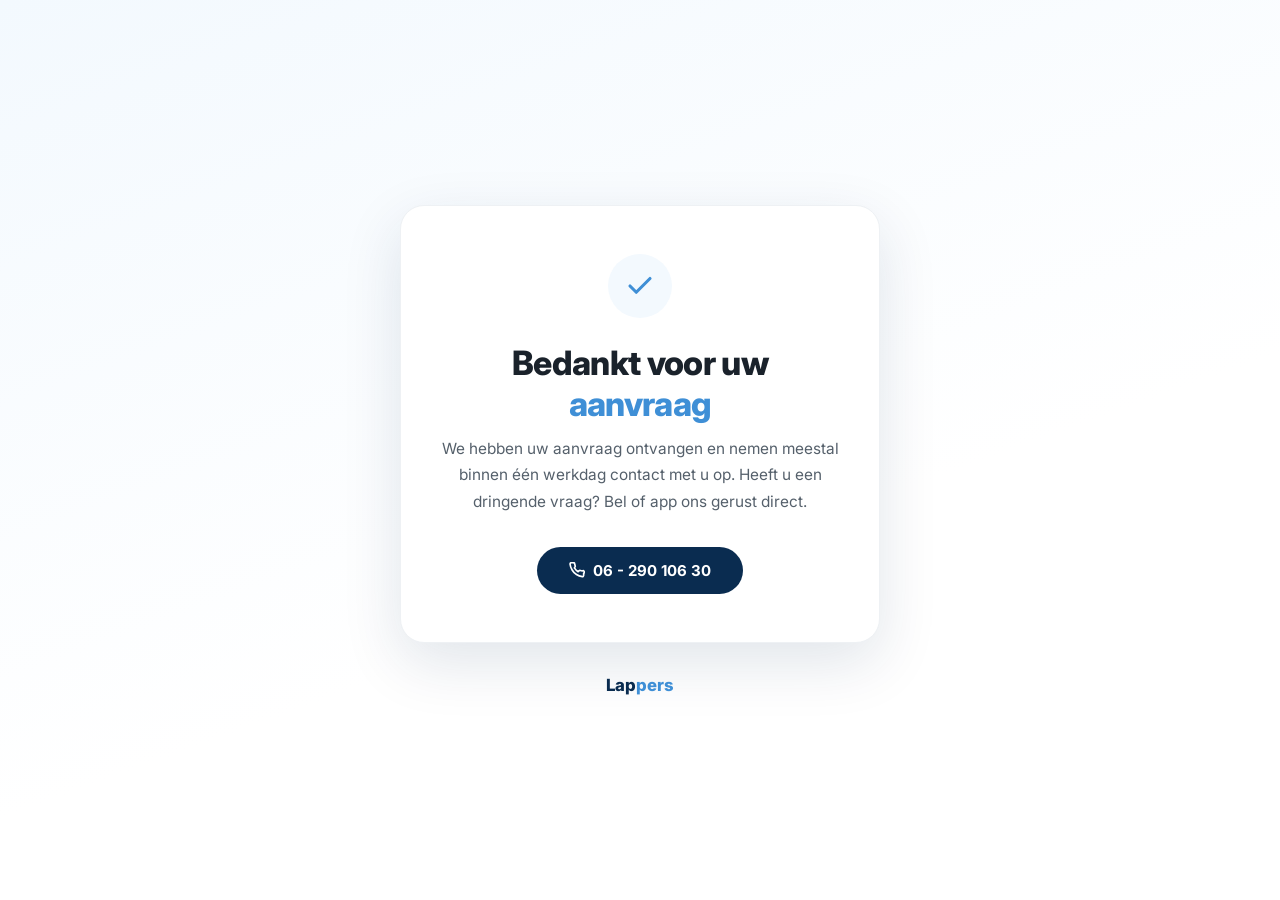
<file: bedankt/index.html>
<!DOCTYPE html>
<html lang="nl">
<head>
  <meta charset="UTF-8" />
  <meta name="viewport" content="width=device-width, initial-scale=1.0" />
  <title>Bedankt voor uw aanvraag | Lappers</title>
  <meta name="robots" content="noindex, nofollow" />
  <link rel="icon" type="image/svg+xml" href="/favicon.svg" />
  <link rel="preconnect" href="https://fonts.googleapis.com" />
  <link rel="preconnect" href="https://fonts.gstatic.com" crossorigin />
  <link href="https://fonts.googleapis.com/css2?family=Inter:wght@400;500;600;700;800&display=swap" rel="stylesheet" />
  <style>
    :root {
      --navy-900: #0a2c50;
      --navy-800: #123a66;
      --blue-500: #3f8fd6;
      --blue-50: #f3f9fe;
      --gray-600: #55606b;
    }
    *, *::before, *::after { box-sizing: border-box; margin: 0; padding: 0; }
    body {
      font-family: 'Inter', -apple-system, sans-serif;
      background: linear-gradient(160deg, var(--blue-50) 0%, #fff 60%);
      color: #1a222b;
      min-height: 100vh;
      display: flex;
      flex-direction: column;
      align-items: center;
      justify-content: center;
      padding: 2rem;
      text-align: center;
    }
    .card {
      background: #fff;
      border-radius: 24px;
      padding: 3rem 2.5rem;
      max-width: 480px;
      width: 100%;
      box-shadow: 0 20px 60px rgba(10,44,80,.12);
      border: 1px solid #eef1f4;
    }
    .icon-check {
      width: 64px; height: 64px;
      border-radius: 50%;
      background: var(--blue-50);
      display: flex; align-items: center; justify-content: center;
      margin: 0 auto 1.5rem;
      color: var(--blue-500);
    }
    h1 { font-size: clamp(1.6rem, 4vw, 2.1rem); font-weight: 800; letter-spacing: -.02em; margin-bottom: .75rem; }
    h1 em { font-style: normal; color: var(--blue-500); }
    p { font-size: .9625rem; line-height: 1.7; color: var(--gray-600); margin-bottom: 2rem; }
    .btn {
      display: inline-flex; align-items: center; gap: .5rem;
      background: var(--navy-900); color: #fff;
      padding: .875rem 2rem; border-radius: 999px;
      font-size: .9375rem; font-weight: 700; text-decoration: none;
      transition: background .2s, transform .15s;
    }
    .btn:hover { background: var(--navy-800); transform: translateY(-2px); }
    .home-link {
      font-weight: 800; font-size: 1.05rem; color: var(--navy-900);
      margin-top: 2rem; display: block; text-decoration: none;
    }
    .home-link span { color: var(--blue-500); }
  </style>
</head>
<body>
  <div class="card">
    <div class="icon-check">
      <svg width="30" height="30" viewBox="0 0 24 24" fill="none" stroke="currentColor" stroke-width="2.5" stroke-linecap="round" stroke-linejoin="round"><path d="M20 6L9 17l-5-5"/></svg>
    </div>
    <h1>Bedankt voor uw <em>aanvraag</em></h1>
    <p>We hebben uw aanvraag ontvangen en nemen meestal binnen één werkdag contact met u op. Heeft u een dringende vraag? Bel of app ons gerust direct.</p>
    <a href="tel:+31629010630" class="btn">
      <svg width="16" height="16" viewBox="0 0 24 24" fill="none" stroke="currentColor" stroke-width="2.5" stroke-linecap="round" stroke-linejoin="round"><path d="M22 16.92v3a2 2 0 0 1-2.18 2 19.79 19.79 0 0 1-8.63-3.07A19.5 19.5 0 0 1 4.69 12a19.79 19.79 0 0 1-3.07-8.67A2 2 0 0 1 3.55 1h3a2 2 0 0 1 2 1.72c.127.96.361 1.903.7 2.81a2 2 0 0 1-.45 2.11L8.09 8.91a16 16 0 0 0 5.61 5.61l1.27-1.27a2 2 0 0 1 2.11-.45 12.84 12.84 0 0 0 2.81.7A2 2 0 0 1 22 16.92z"/></svg>
      06 - 290 106 30
    </a>
  </div>
  <a href="/" class="home-link">Lap<span>pers</span></a>
</body>
</html>
</file>
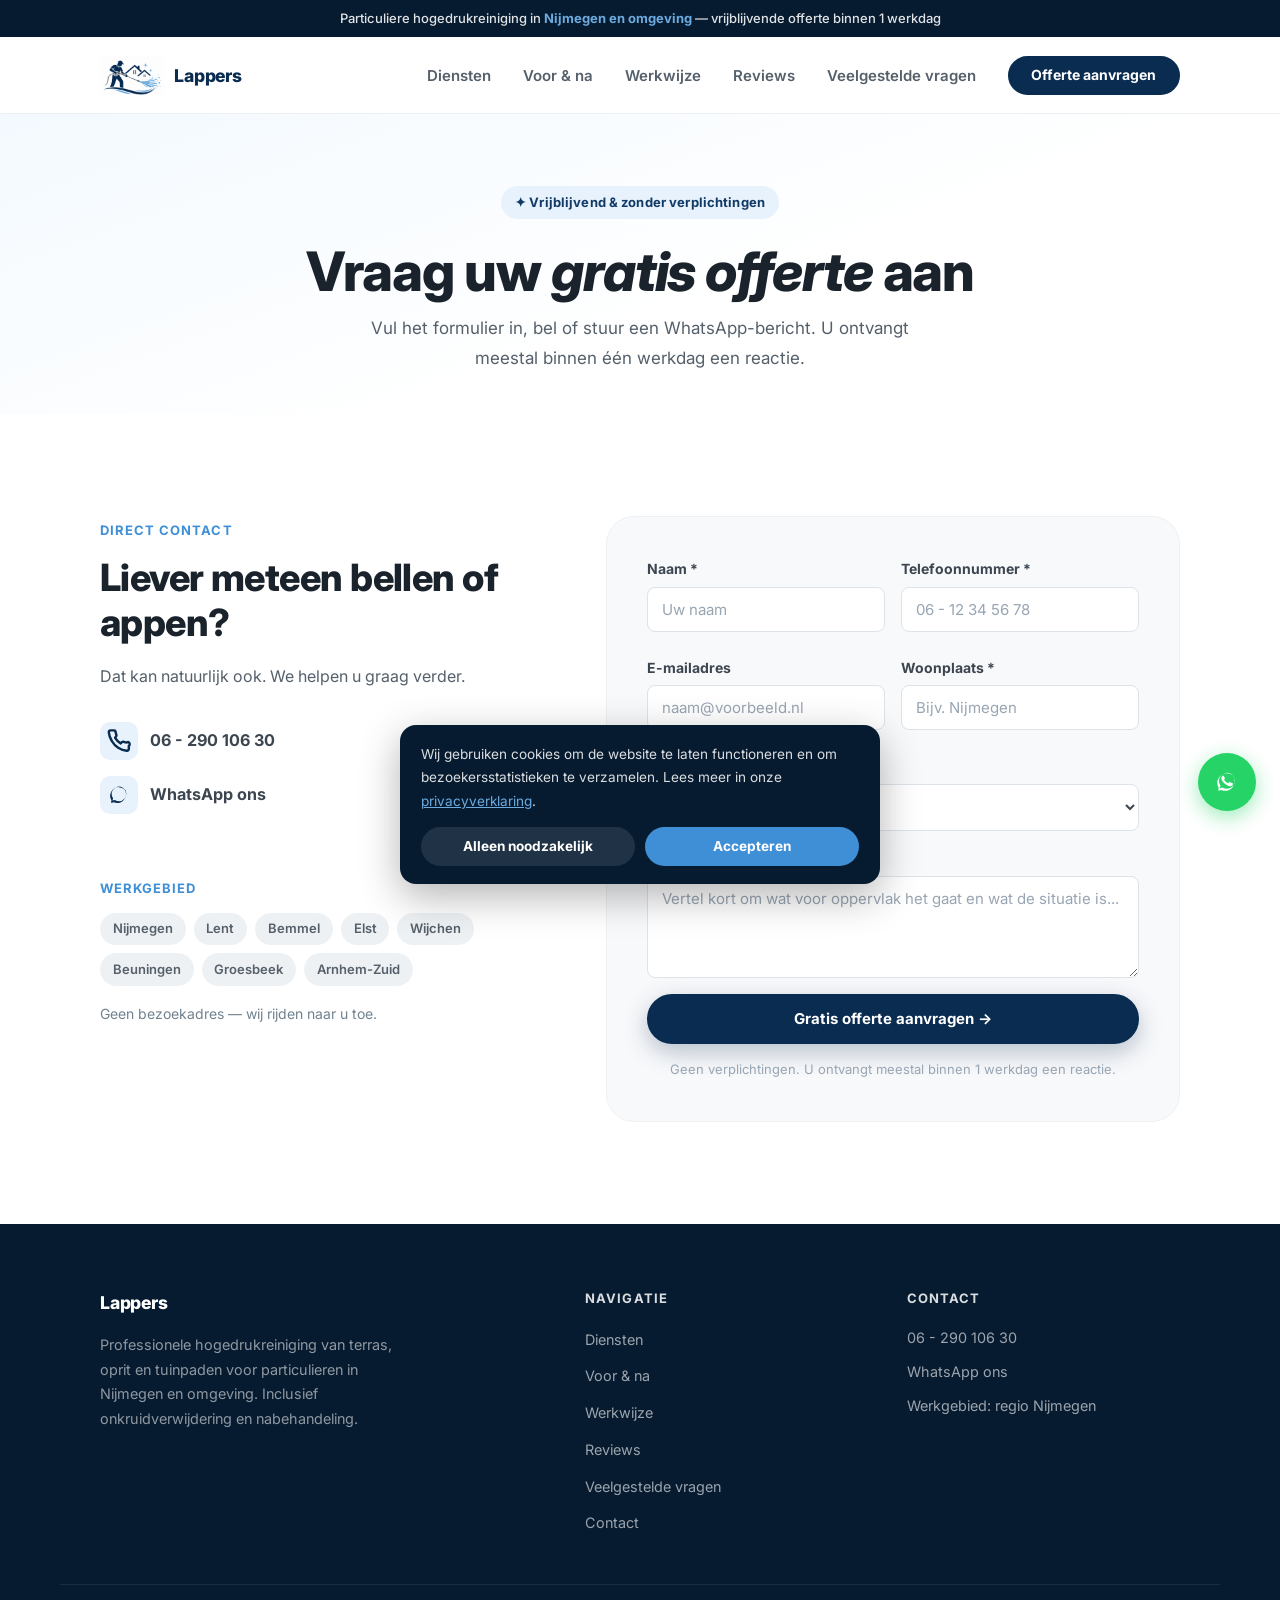
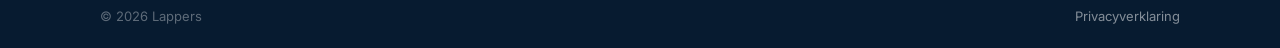
<file: contact/index.html>
<!DOCTYPE html>
<html lang="nl">
<head>
  <meta charset="UTF-8" />
  <meta name="viewport" content="width=device-width, initial-scale=1.0" />
  <title>Contact & offerte aanvragen | Lappers Nijmegen</title>
  <meta name="description" content="Vraag een gratis offerte aan voor hogedrukreiniging in Nijmegen en omgeving. Bel, WhatsApp of vul het contactformulier in — meestal binnen 1 werkdag reactie." />
  <meta name="robots" content="index, follow" />
  <link rel="canonical" href="https://lappers.nl/contact/" />

  <meta property="og:title" content="Contact & offerte aanvragen | Lappers Nijmegen" />
  <meta property="og:description" content="Vraag vrijblijvend een offerte aan voor hogedrukreiniging van uw terras, oprit of tuinpad in de regio Nijmegen." />
  <meta property="og:type" content="website" />
  <meta property="og:url" content="https://lappers.nl/contact/" />
  <meta property="og:locale" content="nl_NL" />

  <link rel="icon" type="image/svg+xml" href="/favicon.svg" />
  <link rel="shortcut icon" href="/favicon.svg" />
  <link rel="preconnect" href="https://fonts.googleapis.com" />
  <link rel="preconnect" href="https://fonts.gstatic.com" crossorigin />
  <link href="https://fonts.googleapis.com/css2?family=Inter:wght@400;500;600;700;800&display=swap" rel="stylesheet" />
  <link rel="stylesheet" href="/style.css" />
</head>
<body>

  <div class="topbar">Particuliere hogedrukreiniging in <strong>Nijmegen en omgeving</strong> — vrijblijvende offerte binnen 1 werkdag</div>

  <header class="header">
    <div class="container header__inner">
      <a href="/" class="logo">
        <img src="/images/logo.png" width="194" height="120" alt="Lappers — hogedrukreiniging Nijmegen" loading="eager" />
        <span>Lappers</span>
      </a>
      <nav class="nav" id="mainNav">
        <ul>
          <li><a href="/#diensten">Diensten</a></li>
          <li><a href="/#voor-na">Voor &amp; na</a></li>
          <li><a href="/#werkwijze">Werkwijze</a></li>
          <li><a href="/#reviews">Reviews</a></li>
          <li><a href="/#faq">Veelgestelde vragen</a></li>
          <li><a href="/contact/" class="btn btn--nav">Offerte aanvragen</a></li>
        </ul>
      </nav>
      <button class="nav-toggle" id="navToggle" aria-label="Menu openen" aria-expanded="false">
        <span></span><span></span><span></span>
      </button>
    </div>
  </header>

  <main>
    <section class="page-hero">
      <div class="container">
        <span class="badge">✦ Vrijblijvend & zonder verplichtingen</span>
        <h1>Vraag uw <em>gratis offerte</em> aan</h1>
        <p>Vul het formulier in, bel of stuur een WhatsApp-bericht. U ontvangt meestal binnen één werkdag een reactie.</p>
      </div>
    </section>

    <section class="section" id="contact">
      <div class="container offerte__inner">
        <div class="offerte__content reveal">
          <div class="eyebrow">Direct contact</div>
          <h2>Liever meteen bellen of appen?</h2>
          <p>Dat kan natuurlijk ook. We helpen u graag verder.</p>

          <div class="contact-info">
            <a href="tel:+31629010630" class="contact-link">
              <svg width="18" height="18" viewBox="0 0 24 24" fill="none" stroke="currentColor" stroke-width="2.5" stroke-linecap="round" stroke-linejoin="round"><path d="M22 16.92v3a2 2 0 0 1-2.18 2 19.79 19.79 0 0 1-8.63-3.07A19.5 19.5 0 0 1 4.69 12a19.79 19.79 0 0 1-3.07-8.67A2 2 0 0 1 3.55 1h3a2 2 0 0 1 2 1.72c.127.96.361 1.903.7 2.81a2 2 0 0 1-.45 2.11L8.09 8.91a16 16 0 0 0 5.61 5.61l1.27-1.27a2 2 0 0 1 2.11-.45 12.84 12.84 0 0 0 2.81.7A2 2 0 0 1 22 16.92z"/></svg>
              06 - 290 106 30
            </a>
            <a href="https://wa.me/31629010630?text=Hallo%2C%20ik%20wil%20graag%20een%20offerte%20voor%20hogedrukreiniging" class="contact-link" target="_blank" rel="noopener">
              <svg width="18" height="18" viewBox="0 0 24 24" fill="currentColor"><path d="M17.6 6.3A8.9 8.9 0 0 0 12 4a8.9 8.9 0 0 0-7.7 13.4L4 20l2.7-.7A8.9 8.9 0 0 0 12 20a8.9 8.9 0 0 0 5.6-13.7zm-5.6 12a7.3 7.3 0 0 1-3.8-1l-.3-.2-2.5.6.6-2.4-.2-.3A7.4 7.4 0 1 1 12 18.3z"/></svg>
              WhatsApp ons
            </a>
          </div>

          <div class="eyebrow" style="margin-top:2rem;">Werkgebied</div>
          <div class="contact-area">
            <span>Nijmegen</span><span>Lent</span><span>Bemmel</span><span>Elst</span>
            <span>Wijchen</span><span>Beuningen</span><span>Groesbeek</span><span>Arnhem-Zuid</span>
          </div>
          <p class="werkgebied__note" style="margin-top:1rem;">Geen bezoekadres — wij rijden naar u toe.</p>
        </div>

        <form class="offerte-form reveal" id="offerteForm" novalidate action="https://formspree.io/f/mzdwpyqb" method="POST">
          <input type="hidden" name="_subject" value="Nieuwe offerteaanvraag hogedrukreiniging (website)" />
          <input type="hidden" name="formulier" value="Hogedrukreiniging — contactpagina" />
          <input type="text" name="_gotcha" style="display:none" tabindex="-1" autocomplete="off" />
          <div class="form-row">
            <div class="form-group">
              <label for="naam">Naam *</label>
              <input type="text" id="naam" name="naam" placeholder="Uw naam" required />
            </div>
            <div class="form-group">
              <label for="telefoon">Telefoonnummer *</label>
              <input type="tel" id="telefoon" name="telefoon" placeholder="06 - 12 34 56 78" required />
            </div>
          </div>
          <div class="form-row">
            <div class="form-group">
              <label for="email">E-mailadres</label>
              <input type="email" id="email" name="email" placeholder="naam@voorbeeld.nl" />
            </div>
            <div class="form-group">
              <label for="plaats">Woonplaats *</label>
              <input type="text" id="plaats" name="plaats" placeholder="Bijv. Nijmegen" required />
            </div>
          </div>
          <div class="form-group">
            <label for="dienst">Waar gaat het om?</label>
            <select id="dienst" name="dienst">
              <option value="">Kies een dienst (optioneel)</option>
              <option value="terras">Terras reinigen</option>
              <option value="oprit">Oprit reinigen</option>
              <option value="tuinpad">Tuinpad reinigen</option>
              <option value="onkruid">Onkruid verwijderen</option>
              <option value="nabehandeling">Onkruidnabehandeling</option>
              <option value="anders">Anders / weet ik nog niet</option>
            </select>
          </div>
          <div class="form-group">
            <label for="bericht">Toelichting</label>
            <textarea id="bericht" name="bericht" rows="4" placeholder="Vertel kort om wat voor oppervlak het gaat en wat de situatie is..."></textarea>
          </div>
          <button type="submit" class="btn btn--primary btn--full">Gratis offerte aanvragen →</button>
          <p class="form-disclaimer">Geen verplichtingen. U ontvangt meestal binnen 1 werkdag een reactie.</p>
          <div class="form-success" id="formSuccess">
            <svg width="20" height="20" viewBox="0 0 24 24" fill="none" stroke="currentColor" stroke-width="2.5" stroke-linecap="round" stroke-linejoin="round"><path d="M20 6L9 17l-5-5"/></svg>
            <p>Bedankt voor uw aanvraag! We nemen zo snel mogelijk contact met u op.</p>
          </div>
        </form>
      </div>
    </section>
  </main>

  <footer class="footer">
    <div class="container footer__inner">
      <div class="footer__brand">
        <a href="/" class="logo"><span>Lappers</span></a>
        <p>Professionele hogedrukreiniging van terras, oprit en tuinpaden voor particulieren in Nijmegen en omgeving. Inclusief onkruidverwijdering en nabehandeling.</p>
      </div>
      <div class="footer__links">
        <h4>Navigatie</h4>
        <ul>
          <li><a href="/#diensten">Diensten</a></li>
          <li><a href="/#voor-na">Voor &amp; na</a></li>
          <li><a href="/#werkwijze">Werkwijze</a></li>
          <li><a href="/#reviews">Reviews</a></li>
          <li><a href="/#faq">Veelgestelde vragen</a></li>
          <li><a href="/contact/">Contact</a></li>
        </ul>
      </div>
      <div class="footer__contact">
        <h4>Contact</h4>
        <ul>
          <li><a href="tel:+31629010630">06 - 290 106 30</a></li>
          <li><a href="https://wa.me/31629010630" target="_blank" rel="noopener">WhatsApp ons</a></li>
          <li>Werkgebied: regio Nijmegen</li>
        </ul>
      </div>
    </div>
    <div class="container footer__bottom">
      <p>&copy; 2026 Lappers</p>
      <p><a href="/privacy/">Privacyverklaring</a></p>
    </div>
  </footer>

  <div class="cta-sticky-group">
    <a href="https://wa.me/31629010630?text=Hallo%2C%20ik%20wil%20graag%20een%20offerte%20voor%20hogedrukreiniging" class="cta-whatsapp" target="_blank" rel="noopener" aria-label="WhatsApp ons">
      <svg width="26" height="26" viewBox="0 0 24 24" fill="currentColor"><path d="M17.6 6.3A8.9 8.9 0 0 0 12 4a8.9 8.9 0 0 0-7.7 13.4L4 20l2.7-.7A8.9 8.9 0 0 0 12 20a8.9 8.9 0 0 0 5.6-13.7zm-5.6 12a7.3 7.3 0 0 1-3.8-1l-.3-.2-2.5.6.6-2.4-.2-.3A7.4 7.4 0 1 1 12 18.3zm4-5.6c-.2-.1-1.3-.6-1.5-.7-.2-.1-.3-.1-.5.1l-.7.8c-.1.2-.3.2-.5.1-.7-.3-1.4-.7-2-1.3-.5-.5-1-1.1-1.4-1.8-.1-.2 0-.4.1-.5l.4-.5c.1-.1.2-.3.1-.4 0-.1-.5-1.3-.7-1.8-.2-.5-.4-.4-.5-.4h-.5c-.2 0-.4.1-.6.3-.8.8-1 1.7-.8 2.7.4 1.5 1.4 3 3.1 4.4 1.9 1.6 3.3 2 4.1 2.2.6.2 1.3.1 1.8-.1.5-.2 1.3-1 1.5-1.5.2-.5.2-.9.1-1 0 0-.1-.1-.3-.2z"/></svg>
    </a>
    <a href="tel:+31629010630" class="cta-sticky" id="ctaSticky">📞 Bel direct: 06 - 290 106 30</a>
  </div>

  <div class="cookie-banner" id="cookieBanner">
    <p>Wij gebruiken cookies om de website te laten functioneren en om bezoekersstatistieken te verzamelen. Lees meer in onze <a href="/privacy/">privacyverklaring</a>.</p>
    <div class="cookie-banner-actions">
      <button class="cookie-btn cookie-btn-decline" onclick="cookieChoice(false)">Alleen noodzakelijk</button>
      <button class="cookie-btn cookie-btn-accept" onclick="cookieChoice(true)">Accepteren</button>
    </div>
  </div>

  <script src="/main.js" defer></script>
</body>
</html>
</file>
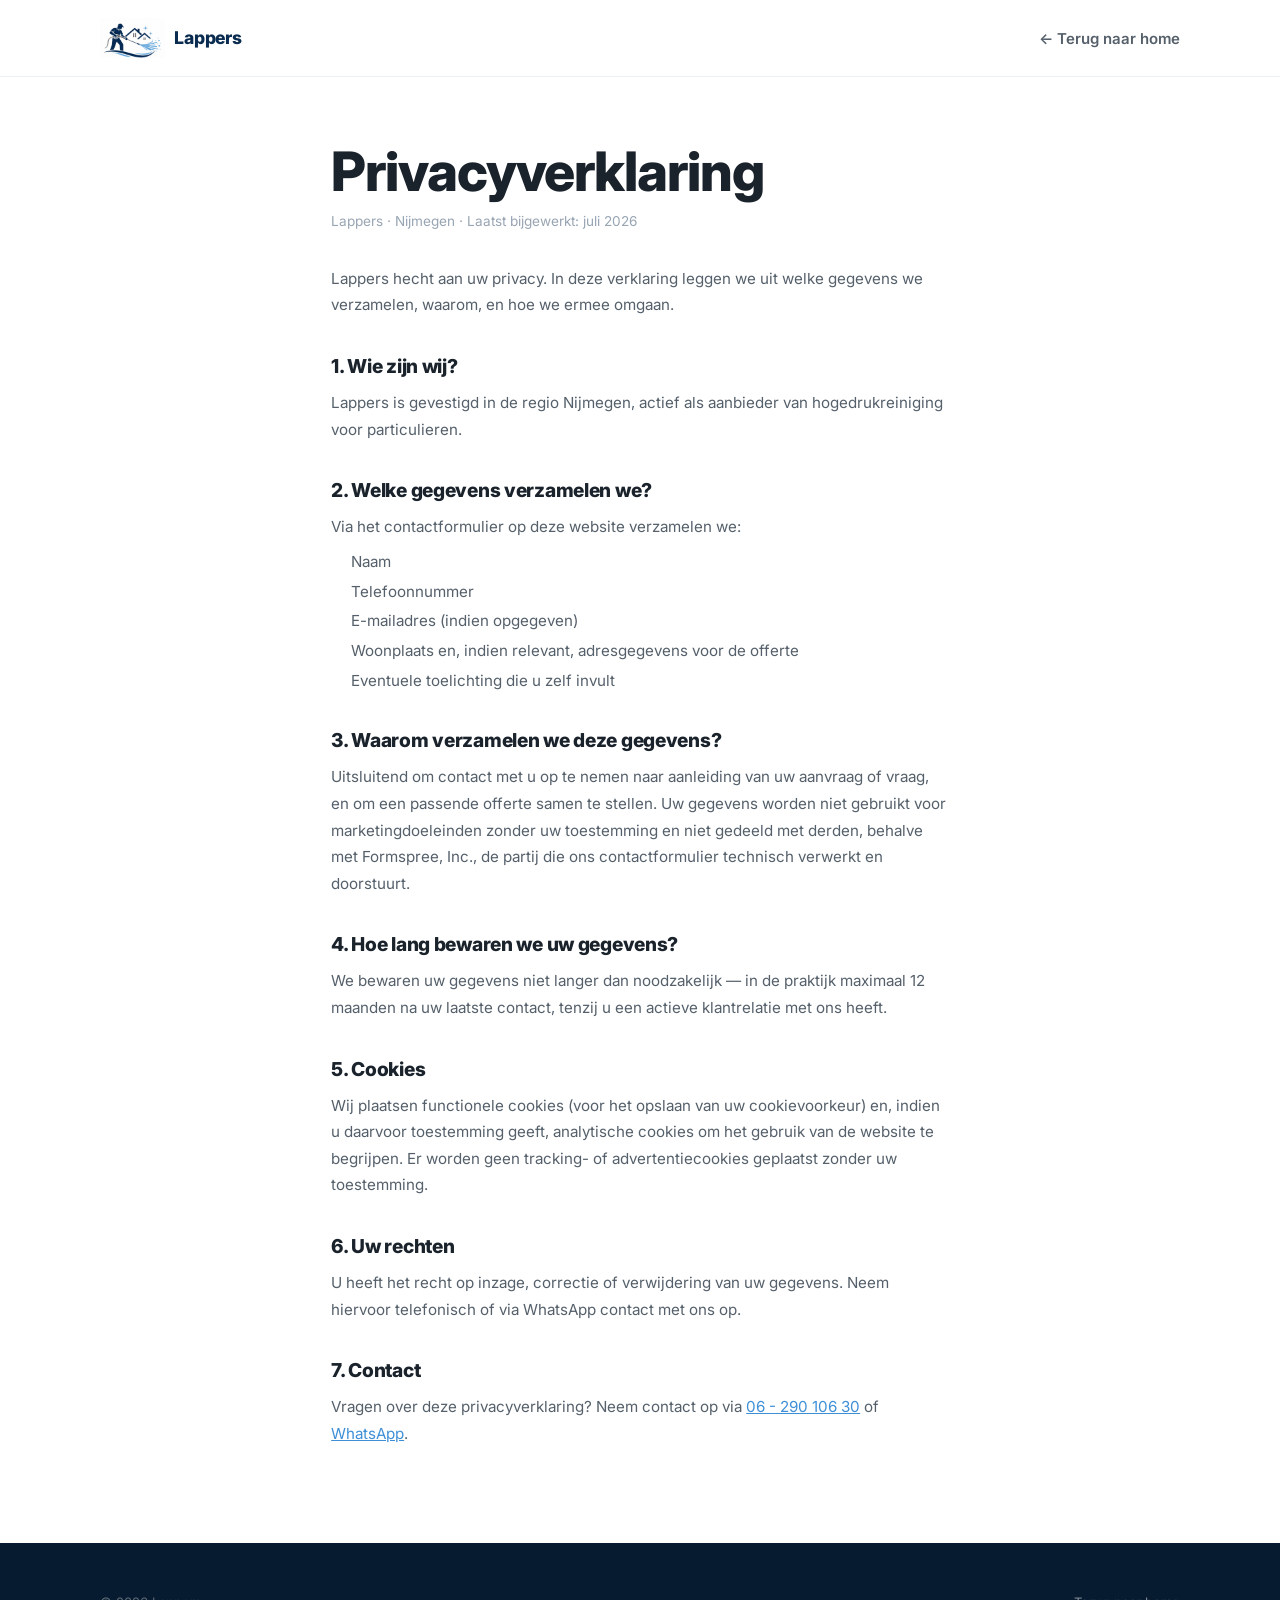
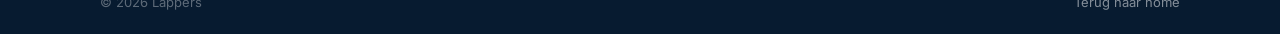
<file: privacy/index.html>
<!DOCTYPE html>
<html lang="nl">
<head>
  <meta charset="UTF-8" />
  <meta name="viewport" content="width=device-width, initial-scale=1.0" />
  <title>Privacyverklaring | Lappers</title>
  <meta name="robots" content="noindex, nofollow" />
  <link rel="canonical" href="https://lappers.nl/privacy/" />
  <link rel="icon" type="image/svg+xml" href="/favicon.svg" />
  <link rel="preconnect" href="https://fonts.googleapis.com" />
  <link rel="preconnect" href="https://fonts.gstatic.com" crossorigin />
  <link href="https://fonts.googleapis.com/css2?family=Inter:wght@400;500;600;700;800&display=swap" rel="stylesheet" />
  <link rel="stylesheet" href="/style.css" />
  <style>
    main.legal { max-width: 720px; margin: 0 auto; padding: 4rem 4vw 6rem; }
    main.legal h1 { margin-bottom: .5rem; }
    .footer { padding-top: 1.75rem; }
  </style>
</head>
<body>
  <header class="header">
    <div class="container header__inner">
      <a href="/" class="logo">
        <img src="/images/logo.png" width="97" height="60" alt="Lappers — hogedrukreiniging Nijmegen" />
        <span>Lappers</span>
      </a>
      <nav class="nav" id="mainNav">
        <ul><li><a href="/">← Terug naar home</a></li></ul>
      </nav>
    </div>
  </header>

  <main class="legal">
    <h1>Privacyverklaring</h1>
    <p class="meta">Lappers · Nijmegen · Laatst bijgewerkt: juli 2026</p>

    <p>Lappers hecht aan uw privacy. In deze verklaring leggen we uit welke gegevens we verzamelen, waarom, en hoe we ermee omgaan.</p>

    <h2>1. Wie zijn wij?</h2>
    <p>Lappers is gevestigd in de regio Nijmegen, actief als aanbieder van hogedrukreiniging voor particulieren.</p>

    <h2>2. Welke gegevens verzamelen we?</h2>
    <p>Via het contactformulier op deze website verzamelen we:</p>
    <ul>
      <li>Naam</li>
      <li>Telefoonnummer</li>
      <li>E-mailadres (indien opgegeven)</li>
      <li>Woonplaats en, indien relevant, adresgegevens voor de offerte</li>
      <li>Eventuele toelichting die u zelf invult</li>
    </ul>

    <h2>3. Waarom verzamelen we deze gegevens?</h2>
    <p>Uitsluitend om contact met u op te nemen naar aanleiding van uw aanvraag of vraag, en om een passende offerte samen te stellen. Uw gegevens worden niet gebruikt voor marketingdoeleinden zonder uw toestemming en niet gedeeld met derden, behalve met Formspree, Inc., de partij die ons contactformulier technisch verwerkt en doorstuurt.</p>

    <h2>4. Hoe lang bewaren we uw gegevens?</h2>
    <p>We bewaren uw gegevens niet langer dan noodzakelijk — in de praktijk maximaal 12 maanden na uw laatste contact, tenzij u een actieve klantrelatie met ons heeft.</p>

    <h2>5. Cookies</h2>
    <p>Wij plaatsen functionele cookies (voor het opslaan van uw cookievoorkeur) en, indien u daarvoor toestemming geeft, analytische cookies om het gebruik van de website te begrijpen. Er worden geen tracking- of advertentiecookies geplaatst zonder uw toestemming.</p>

    <h2>6. Uw rechten</h2>
    <p>U heeft het recht op inzage, correctie of verwijdering van uw gegevens. Neem hiervoor telefonisch of via WhatsApp contact met ons op.</p>

    <h2>7. Contact</h2>
    <p>Vragen over deze privacyverklaring? Neem contact op via <a href="tel:+31629010630">06 - 290 106 30</a> of <a href="https://wa.me/31629010630" target="_blank" rel="noopener">WhatsApp</a>.</p>
  </main>

  <footer class="footer">
    <div class="container footer__bottom">
      <p>&copy; 2026 Lappers</p>
      <p><a href="/">Terug naar home</a></p>
    </div>
  </footer>
</body>
</html>
</file>
<file: style.css>
/* ============================================================
   BASE
   ============================================================ */
*, *::before, *::after { box-sizing: border-box; margin: 0; padding: 0; }

:root {
  --navy-950: #071b30;
  --navy-900: #0a2c50;
  --navy-800: #123a66;
  --navy-700: #1c4a7c;
  --blue-500: #3f8fd6;
  --blue-400: #6babe0;
  --blue-100: #e7f2fc;
  --blue-50:  #f3f9fe;
  --white:    #ffffff;
  --gray-50:  #f8f9fb;
  --gray-100: #eef1f4;
  --gray-200: #dde3e9;
  --gray-400: #98a5b3;
  --gray-500: #71828f;
  --gray-600: #55606b;
  --gray-700: #3c4650;
  --gray-900: #1a222b;
  --radius-sm: 8px;
  --radius:    14px;
  --radius-lg: 20px;
  --radius-xl: 28px;
  --shadow-sm: 0 2px 8px rgba(10,44,80,.06), 0 1px 2px rgba(10,44,80,.06);
  --shadow:    0 8px 24px rgba(10,44,80,.08), 0 2px 6px rgba(10,44,80,.05);
  --shadow-lg: 0 20px 50px rgba(10,44,80,.12), 0 6px 14px rgba(10,44,80,.06);
  --font: 'Inter', -apple-system, BlinkMacSystemFont, 'Segoe UI', sans-serif;
  --transition: 220ms cubic-bezier(.4,0,.2,1);
}

html { scroll-behavior: smooth; font-size: 16px; }

body {
  font-family: var(--font);
  color: var(--gray-700);
  background: var(--white);
  line-height: 1.65;
  -webkit-font-smoothing: antialiased;
}

img { display: block; max-width: 100%; height: auto; }
a { color: inherit; text-decoration: none; }
ul { list-style: none; }
button { font: inherit; }

/* Respect reduced-motion preference */
@media (prefers-reduced-motion: reduce) {
  html { scroll-behavior: auto; }
  *, *::before, *::after { animation-duration: .01ms !important; animation-iteration-count: 1 !important; transition-duration: .01ms !important; scroll-behavior: auto !important; }
}

/* ============================================================
   REVEAL ON SCROLL
   ============================================================ */
.js-reveal .reveal {
  opacity: 0;
  transform: translateY(22px);
  transition: opacity .7s ease, transform .7s ease;
}
.reveal.is-visible { opacity: 1; transform: translateY(0); }

/* ============================================================
   LAYOUT
   ============================================================ */
.container {
  width: min(100%, 1160px);
  margin-inline: auto;
  padding-inline: clamp(1.1rem, 4vw, 2.5rem);
}

.section { padding-block: clamp(4rem, 8vw, 7rem); }
.section--alt { background: var(--gray-50); }
.section--navy { background: var(--navy-900); color: rgba(255,255,255,.85); }
.section--navy h2, .section--navy h3 { color: var(--white); }

.section__header {
  text-align: center;
  max-width: 680px;
  margin-inline: auto;
  margin-bottom: clamp(2.5rem, 5vw, 4rem);
}
.section__header h2 { margin-bottom: .85rem; }
.section__header p { color: var(--gray-500); font-size: 1.0625rem; }
.section--navy .section__header p { color: rgba(255,255,255,.65); }

/* ============================================================
   TYPOGRAPHY
   ============================================================ */
h1 { font-size: clamp(2.1rem, 4.6vw, 3.4rem); font-weight: 800; line-height: 1.12; letter-spacing: -.02em; color: var(--gray-900); }
h2 { font-size: clamp(1.6rem, 3.1vw, 2.35rem); font-weight: 800; line-height: 1.2; letter-spacing: -.015em; color: var(--gray-900); }
h3 { font-size: 1.15rem; font-weight: 700; line-height: 1.35; color: var(--gray-900); }
h4 { font-size: .8125rem; font-weight: 700; text-transform: uppercase; letter-spacing: .08em; color: var(--blue-500); margin-bottom: 1rem; }
p { line-height: 1.75; color: var(--gray-600); }

.eyebrow {
  display: inline-block;
  font-size: .8125rem;
  font-weight: 700;
  letter-spacing: .08em;
  text-transform: uppercase;
  color: var(--blue-500);
  margin-bottom: .85rem;
}

/* ============================================================
   BUTTONS
   ============================================================ */
.btn {
  display: inline-flex;
  align-items: center;
  justify-content: center;
  gap: .55rem;
  font-family: var(--font);
  font-size: .9375rem;
  font-weight: 700;
  line-height: 1;
  padding: .95rem 1.75rem;
  border-radius: 999px;
  border: 2px solid transparent;
  cursor: pointer;
  transition: background var(--transition), color var(--transition), border-color var(--transition), box-shadow var(--transition), transform var(--transition);
  white-space: nowrap;
  text-decoration: none;
}
.btn:active { transform: scale(.98); }

.btn--primary {
  background: var(--navy-900);
  color: #fff;
  border-color: var(--navy-900);
  box-shadow: 0 8px 24px rgba(10,44,80,.28);
}
.btn--primary:hover, .btn--primary:focus-visible {
  background: var(--navy-800);
  border-color: var(--navy-800);
  box-shadow: 0 10px 30px rgba(10,44,80,.35);
  transform: translateY(-2px);
}

.btn--whatsapp {
  background: #25D366;
  color: #fff;
  border-color: #25D366;
  box-shadow: 0 8px 24px rgba(37,211,102,.28);
}
.btn--whatsapp:hover, .btn--whatsapp:focus-visible {
  background: #1ebe5b;
  border-color: #1ebe5b;
  transform: translateY(-2px);
}

.btn--ghost {
  background: transparent;
  color: var(--navy-900);
  border-color: var(--gray-200);
}
.btn--ghost:hover, .btn--ghost:focus-visible {
  background: var(--blue-50);
  border-color: var(--blue-400);
}

.btn--ghost-light {
  background: rgba(255,255,255,.08);
  color: #fff;
  border-color: rgba(255,255,255,.3);
}
.btn--ghost-light:hover { background: rgba(255,255,255,.16); border-color: rgba(255,255,255,.5); }

.btn--nav {
  background: var(--navy-900);
  color: #fff;
  border-color: var(--navy-900);
  padding: .65rem 1.35rem;
  font-size: .875rem;
}
.btn--nav:hover { background: var(--navy-800); border-color: var(--navy-800); }

.btn--sm { padding: .7rem 1.3rem; font-size: .875rem; }
.btn--full { width: 100%; }

/* ============================================================
   HEADER
   ============================================================ */
.topbar {
  background: var(--navy-950);
  color: rgba(255,255,255,.88);
  text-align: center;
  padding: .5rem 1rem;
  font-size: .8125rem;
  font-weight: 500;
}
.topbar strong { color: var(--blue-400); }

.header {
  position: sticky;
  top: 0;
  z-index: 100;
  background: rgba(255,255,255,.92);
  backdrop-filter: blur(12px);
  -webkit-backdrop-filter: blur(12px);
  border-bottom: 1px solid var(--gray-100);
}

.header__inner {
  display: flex;
  align-items: center;
  justify-content: space-between;
  height: 76px;
  gap: 1.5rem;
}

.logo {
  display: flex;
  align-items: center;
  gap: .6rem;
  flex-shrink: 0;
}
.logo img { height: 40px; width: auto; }
.logo span {
  font-weight: 800;
  font-size: 1.1rem;
  color: var(--navy-900);
  letter-spacing: -.01em;
}

.nav ul { display: flex; align-items: center; gap: 2rem; }
.nav a:not(.btn) {
  font-size: .9375rem;
  font-weight: 600;
  color: var(--gray-600);
  transition: color var(--transition);
}
.nav a:not(.btn):hover { color: var(--navy-900); }

.nav-toggle {
  display: none;
  flex-direction: column;
  gap: 5px;
  background: none;
  border: none;
  cursor: pointer;
  padding: .25rem;
}
.nav-toggle span {
  display: block;
  width: 24px;
  height: 2px;
  background: var(--navy-900);
  border-radius: 2px;
  transition: transform var(--transition), opacity var(--transition);
}

/* ============================================================
   HERO
   ============================================================ */
.hero {
  position: relative;
  padding-block: clamp(3.5rem, 8vw, 6rem) clamp(3.5rem, 7vw, 5rem);
  overflow: hidden;
  background: linear-gradient(160deg, var(--blue-50) 0%, #fff 55%);
}

.hero__inner {
  display: grid;
  grid-template-columns: 1.05fr .95fr;
  gap: 3.5rem;
  align-items: center;
}

.badge {
  display: inline-flex;
  align-items: center;
  gap: .4rem;
  background: var(--blue-100);
  color: var(--navy-800);
  font-size: .8125rem;
  font-weight: 700;
  padding: .35rem .85rem;
  border-radius: 999px;
  margin-bottom: 1.4rem;
  letter-spacing: .01em;
}

.hero__content h1 { margin-bottom: 1.35rem; }
.hero__content h1 em { font-style: normal; color: var(--blue-500); }

.hero__sub {
  font-size: 1.0625rem;
  color: var(--gray-600);
  margin-bottom: 2rem;
  max-width: 500px;
}

.hero__actions {
  display: flex;
  gap: .85rem;
  flex-wrap: wrap;
  margin-bottom: 2.25rem;
}

.hero__trust {
  display: flex;
  flex-wrap: wrap;
  gap: 1.5rem 1.75rem;
}

.trust-item {
  display: flex;
  align-items: center;
  gap: .5rem;
  font-size: .875rem;
  font-weight: 600;
  color: var(--gray-700);
}
.trust-item svg { color: var(--blue-500); flex-shrink: 0; }

.hero__visual { position: relative; }

.hero__img-wrapper {
  position: relative;
  border-radius: var(--radius-xl);
  overflow: hidden;
  aspect-ratio: 4/3.1;
  box-shadow: var(--shadow-lg);
}
.hero__img-wrapper img { width: 100%; height: 100%; object-fit: cover; }

.hero__badge-float {
  position: absolute;
  bottom: 1.35rem;
  left: 1.35rem;
  background: #fff;
  border-radius: var(--radius-lg);
  padding: .9rem 1.3rem;
  box-shadow: var(--shadow-lg);
  display: flex;
  align-items: center;
  gap: .8rem;
  z-index: 2;
}
.hero__badge-float .num { font-size: 1.6rem; font-weight: 800; color: var(--navy-900); line-height: 1; }
.hero__badge-float .lbl { font-size: .75rem; color: var(--gray-500); font-weight: 600; max-width: 100px; line-height: 1.3; }
.hero__badge-float .stars { color: #f2a93b; font-size: .9rem; letter-spacing: .05em; }

/* ============================================================
   USP STRIP
   ============================================================ */
.usp-strip { background: var(--navy-900); padding-block: 1.85rem; }
.usp-strip__inner { display: grid; grid-template-columns: repeat(4, 1fr); gap: 1.5rem; }
.usp-item { display: flex; align-items: center; gap: .8rem; color: #fff; }
.usp-item svg { color: var(--blue-400); flex-shrink: 0; }
.usp-item span { font-size: .9375rem; font-weight: 600; line-height: 1.3; }

/* ============================================================
   BEFORE / AFTER SLIDER
   ============================================================ */
.vn-grid {
  display: grid;
  grid-template-columns: repeat(3, 1fr);
  gap: 1.75rem;
}

.ba-slider {
  position: relative;
  width: 100%;
  aspect-ratio: 4/5;
  border-radius: var(--radius-lg);
  overflow: hidden;
  box-shadow: var(--shadow);
  cursor: ew-resize;
  user-select: none;
  touch-action: pan-y;
  background: var(--gray-100);
}

.ba-slider__img {
  position: absolute;
  inset: 0;
  width: 100%;
  height: 100%;
  object-fit: cover;
  pointer-events: none;
}

.ba-slider__after { z-index: 1; }

.ba-slider__before-wrap {
  position: absolute;
  inset: 0;
  z-index: 2;
  overflow: hidden;
  width: 50%;
}
.ba-slider__before-wrap .ba-slider__img { width: var(--ba-img-w, 100%); max-width: none; }

.ba-slider__handle {
  position: absolute;
  top: 0;
  bottom: 0;
  left: 50%;
  width: 3px;
  background: #fff;
  z-index: 3;
  transform: translateX(-50%);
  box-shadow: 0 0 0 1px rgba(0,0,0,.06);
  pointer-events: none;
}
.ba-slider__handle::after {
  content: '';
  position: absolute;
  top: 50%;
  left: 50%;
  width: 46px;
  height: 46px;
  background: #fff center/20px 20px no-repeat,
    linear-gradient(#fff,#fff);
  background-image: url("data:image/svg+xml,%3Csvg xmlns='http://www.w3.org/2000/svg' viewBox='0 0 24 24' fill='none' stroke='%230a2c50' stroke-width='2.5' stroke-linecap='round' stroke-linejoin='round'%3E%3Cpolyline points='15 18 9 12 15 6'%3E%3C/polyline%3E%3C/svg%3E"), url("data:image/svg+xml,%3Csvg xmlns='http://www.w3.org/2000/svg' viewBox='0 0 24 24' fill='none' stroke='%230a2c50' stroke-width='2.5' stroke-linecap='round' stroke-linejoin='round'%3E%3Cpolyline points='9 18 15 12 9 6'%3E%3C/polyline%3E%3C/svg%3E");
  background-position: center 35%, center 65%;
  background-repeat: no-repeat, no-repeat;
  background-size: 16px 16px, 16px 16px;
  border-radius: 50%;
  transform: translate(-50%,-50%);
  box-shadow: 0 4px 16px rgba(10,44,80,.35);
  border: 3px solid #fff;
}

.ba-slider__tag {
  position: absolute;
  top: .8rem;
  z-index: 4;
  font-size: .7rem;
  font-weight: 800;
  letter-spacing: .06em;
  text-transform: uppercase;
  padding: .3rem .7rem;
  border-radius: 999px;
  color: #fff;
  pointer-events: none;
}
.ba-slider__tag--before { left: .8rem; background: rgba(26,32,38,.65); }
.ba-slider__tag--after { right: .8rem; background: rgba(63,143,214,.9); }

.vn-card__caption {
  margin-top: .9rem;
  font-size: .9rem;
  font-weight: 600;
  color: var(--gray-700);
  text-align: center;
}

.vn-hint {
  text-align: center;
  font-size: .875rem;
  color: var(--gray-500);
  margin-top: 2.25rem;
}

/* ============================================================
   DIENSTEN
   ============================================================ */
.diensten__grid {
  display: grid;
  grid-template-columns: repeat(3, 1fr);
  gap: 1.5rem;
}

.dienst-card {
  background: #fff;
  border: 1px solid var(--gray-100);
  border-radius: var(--radius-lg);
  padding: 2rem;
  transition: border-color var(--transition), box-shadow var(--transition), transform var(--transition);
  display: flex;
  flex-direction: column;
}
.dienst-card:hover { border-color: var(--blue-400); box-shadow: var(--shadow); transform: translateY(-3px); }

.dienst-card__icon {
  width: 52px;
  height: 52px;
  border-radius: var(--radius);
  background: var(--blue-100);
  display: flex;
  align-items: center;
  justify-content: center;
  color: var(--navy-800);
  margin-bottom: 1.25rem;
  flex-shrink: 0;
}

.dienst-card h3 { margin-bottom: .55rem; }
.dienst-card p { font-size: .9375rem; margin-bottom: 1.1rem; }

.dienst-card__benefits {
  margin: 0 0 1.35rem;
  display: flex;
  flex-direction: column;
  gap: .45rem;
  flex-grow: 1;
}
.dienst-card__benefits li {
  font-size: .85rem;
  color: var(--gray-600);
  display: flex;
  align-items: flex-start;
  gap: .5rem;
}
.dienst-card__benefits svg { color: var(--blue-500); flex-shrink: 0; margin-top: .15rem; }

.dienst-card__cta {
  font-size: .875rem;
  font-weight: 700;
  color: var(--navy-900);
  display: inline-flex;
  align-items: center;
  gap: .35rem;
  transition: gap var(--transition);
}
.dienst-card__cta:hover { gap: .6rem; color: var(--blue-500); }

/* ============================================================
   WAAROM
   ============================================================ */
.waarom__grid {
  display: grid;
  grid-template-columns: repeat(3, 1fr);
  gap: 1.75rem 2rem;
}
.waarom-item { display: flex; gap: 1rem; align-items: flex-start; }
.waarom-item__icon {
  width: 44px;
  height: 44px;
  border-radius: 12px;
  background: var(--blue-100);
  color: var(--navy-800);
  display: flex;
  align-items: center;
  justify-content: center;
  flex-shrink: 0;
}
.waarom-item h3 { font-size: 1.02rem; margin-bottom: .3rem; }
.waarom-item p { font-size: .9rem; }

/* ============================================================
   WERKWIJZE
   ============================================================ */
.werkwijze__steps {
  display: grid;
  grid-template-columns: repeat(5, 1fr);
  gap: 1rem;
}

.step {
  position: relative;
  text-align: center;
  padding: 2rem 1.1rem;
  background: rgba(255,255,255,.05);
  border: 1px solid rgba(255,255,255,.1);
  border-radius: var(--radius-lg);
}

.step__number {
  width: 42px;
  height: 42px;
  border-radius: 50%;
  background: var(--blue-500);
  color: #fff;
  font-size: 1.05rem;
  font-weight: 800;
  display: flex;
  align-items: center;
  justify-content: center;
  margin: 0 auto 1.1rem;
}

.step h3 { font-size: 1rem; margin-bottom: .5rem; color: #fff; }
.step p { font-size: .85rem; color: rgba(255,255,255,.6); }

/* ============================================================
   OVER ONS
   ============================================================ */
.over-ons__inner {
  display: grid;
  grid-template-columns: .9fr 1.1fr;
  gap: 3.5rem;
  align-items: center;
}
.over-ons__img {
  border-radius: var(--radius-xl);
  overflow: hidden;
  box-shadow: var(--shadow-lg);
  aspect-ratio: 4/5;
}
.over-ons__img img { width: 100%; height: 100%; object-fit: cover; }
.over-ons__content h2 { margin-bottom: 1.1rem; }
.over-ons__content p { margin-bottom: 1.1rem; font-size: 1.0125rem; }
.over-ons__list {
  margin-top: 1.5rem;
  display: flex;
  flex-direction: column;
  gap: .75rem;
}
.over-ons__list li {
  display: flex;
  align-items: center;
  gap: .65rem;
  font-size: .9375rem;
  font-weight: 600;
  color: var(--gray-700);
}
.over-ons__list svg { color: var(--blue-500); flex-shrink: 0; }

/* ============================================================
   REVIEWS
   ============================================================ */
.reviews__grid {
  display: grid;
  grid-template-columns: repeat(3, 1fr);
  gap: 1.5rem;
  margin-bottom: 3rem;
}

.review-card {
  background: #fff;
  border: 1px solid var(--gray-100);
  border-radius: var(--radius-lg);
  padding: 1.85rem;
  box-shadow: var(--shadow-sm);
}
.review-card__stars { color: #f2a93b; font-size: 1rem; letter-spacing: .1em; margin-bottom: 1rem; }
.review-card p { font-size: .9375rem; color: var(--gray-700); margin-bottom: 1.25rem; }
.review-card__author { display: flex; align-items: center; gap: .75rem; }
.review-card__avatar {
  width: 40px; height: 40px; border-radius: 50%;
  background: var(--navy-900); color: #fff;
  font-size: .8125rem; font-weight: 700;
  display: flex; align-items: center; justify-content: center; flex-shrink: 0;
}
.review-card__author strong { display: block; font-size: .9375rem; color: var(--gray-800); }
.review-card__author span { display: block; font-size: .8125rem; color: var(--gray-500); }

.reviews__score { display: flex; align-items: center; gap: 1.5rem; justify-content: center; }
.score-badge {
  display: flex; flex-direction: column; align-items: center;
  background: #fff; border: 1px solid var(--gray-100); border-radius: var(--radius-lg);
  padding: 1.15rem 2rem; box-shadow: var(--shadow-sm); gap: .25rem;
}
.score-badge strong { font-size: 2.35rem; font-weight: 800; color: var(--gray-900); line-height: 1; }
.stars-large { color: #f2a93b; font-size: 1.2rem; letter-spacing: .1em; }
.score-badge span { font-size: .8125rem; color: var(--gray-500); font-weight: 600; }
.reviews__score > p { font-size: .9rem; color: var(--gray-500); max-width: 260px; text-align: left; }
.reviews__note {
  text-align: center;
  font-size: .8125rem;
  color: var(--gray-400);
  margin-top: 1.5rem;
}

/* ============================================================
   FAQ
   ============================================================ */
.faq-list { max-width: 800px; margin-inline: auto; display: flex; flex-direction: column; gap: .75rem; }
.faq-item {
  border: 1px solid var(--gray-100);
  border-radius: var(--radius);
  background: #fff;
  overflow: hidden;
}
.faq-item__q {
  width: 100%;
  display: flex;
  align-items: center;
  justify-content: space-between;
  gap: 1rem;
  padding: 1.15rem 1.4rem;
  background: none;
  border: none;
  cursor: pointer;
  text-align: left;
  font-size: .9875rem;
  font-weight: 700;
  color: var(--gray-900);
}
.faq-item__q svg { flex-shrink: 0; color: var(--blue-500); transition: transform var(--transition); }
.faq-item[open] .faq-item__q svg { transform: rotate(45deg); }
.faq-item__a { padding: 0 1.4rem 1.3rem; font-size: .9125rem; color: var(--gray-600); }

/* ============================================================
   WERKGEBIED
   ============================================================ */
.werkgebied__inner {
  display: grid;
  grid-template-columns: 1fr 1fr;
  gap: 4rem;
  align-items: center;
}
.werkgebied__content h2 { margin-bottom: 1rem; }
.werkgebied__content > p { margin-bottom: 1.5rem; }
.werkgebied__list {
  display: grid;
  grid-template-columns: 1fr 1fr;
  gap: .5rem;
  margin-bottom: 1.5rem;
}
.werkgebied__list li {
  font-size: .9375rem;
  font-weight: 600;
  color: var(--gray-700);
  display: flex;
  align-items: center;
  gap: .5rem;
}
.werkgebied__list li::before {
  content: '';
  width: 7px; height: 7px; border-radius: 50%;
  background: var(--blue-500);
  flex-shrink: 0;
}
.werkgebied__note { font-size: .875rem; color: var(--gray-500); margin-bottom: 1.75rem; }

.map-visual {
  border-radius: var(--radius-xl);
  overflow: hidden;
  box-shadow: var(--shadow-lg);
  background: var(--navy-900);
}
.map-visual svg { display: block; width: 100%; height: auto; }

/* ============================================================
   OFFERTE / CONTACT FORM
   ============================================================ */
.offerte__inner {
  display: grid;
  grid-template-columns: 1fr 1.3fr;
  gap: 4rem;
  align-items: start;
}
.offerte__content h2 { margin-bottom: 1rem; }
.offerte__content > p { margin-bottom: 2rem; }

.contact-info { display: flex; flex-direction: column; gap: 1rem; margin-bottom: 2rem; }
.contact-link {
  display: flex; align-items: center; gap: .75rem;
  font-size: 1.0125rem; font-weight: 700; color: var(--gray-800);
  transition: color var(--transition);
}
.contact-link:hover { color: var(--blue-500); }
.contact-link svg {
  color: var(--navy-900);
  background: var(--blue-100);
  border-radius: 10px;
  padding: .45rem;
  width: 38px; height: 38px;
  flex-shrink: 0;
}

.contact-area {
  display: flex;
  flex-wrap: wrap;
  gap: .5rem;
}
.contact-area span {
  background: var(--gray-100);
  color: var(--gray-600);
  font-size: .8125rem;
  font-weight: 600;
  padding: .35rem .8rem;
  border-radius: 999px;
}

.offerte-form {
  background: var(--gray-50);
  border: 1px solid var(--gray-100);
  border-radius: var(--radius-xl);
  padding: 2.5rem;
}

.form-row { display: grid; grid-template-columns: 1fr 1fr; gap: 1rem; }
.form-group { display: flex; flex-direction: column; gap: .4rem; margin-bottom: 1rem; }
.form-group:last-of-type { margin-bottom: 1.5rem; }

label { font-size: .875rem; font-weight: 700; color: var(--gray-700); }

input, select, textarea {
  font-family: var(--font);
  font-size: .9375rem;
  color: var(--gray-800);
  background: #fff;
  border: 1.5px solid var(--gray-200);
  border-radius: var(--radius-sm);
  padding: .75rem .9rem;
  transition: border-color var(--transition), box-shadow var(--transition);
  width: 100%;
}
input::placeholder, textarea::placeholder { color: var(--gray-400); }
input:focus, select:focus, textarea:focus {
  outline: none;
  border-color: var(--blue-400);
  box-shadow: 0 0 0 3px rgba(63,143,214,.15);
}
input.error, select.error, textarea.error { border-color: #e0574c; }
textarea { resize: vertical; }

.form-disclaimer { font-size: .8125rem; color: var(--gray-400); text-align: center; margin-top: .9rem; }

.form-success {
  display: none;
  align-items: center;
  gap: .75rem;
  background: #f0fdf4;
  border: 1px solid #bbf7d0;
  border-radius: var(--radius-sm);
  padding: 1rem 1.25rem;
  margin-top: 1rem;
}
.form-success svg { color: #16a34a; flex-shrink: 0; }
.form-success p { color: var(--gray-700); margin: 0; font-size: .9rem; }

/* ============================================================
   FOOTER
   ============================================================ */
.footer { background: var(--navy-950); color: #fff; padding-top: 4rem; }
.footer__inner {
  display: grid;
  grid-template-columns: 1.6fr 1fr 1fr;
  gap: 3rem;
  padding-bottom: 3rem;
  border-bottom: 1px solid rgba(255,255,255,.08);
}
.footer__brand .logo span { color: #fff; }
.footer__brand p {
  color: rgba(255,255,255,.55);
  font-size: .9rem;
  line-height: 1.7;
  max-width: 320px;
  margin-top: 1rem;
}
.footer__socials { display: flex; gap: .6rem; margin-top: 1.25rem; }
.footer__socials a {
  width: 36px; height: 36px; border-radius: 50%;
  background: rgba(255,255,255,.08);
  display: flex; align-items: center; justify-content: center;
  color: rgba(255,255,255,.7);
  transition: background var(--transition), color var(--transition);
}
.footer__socials a:hover { background: var(--blue-500); color: #fff; }

.footer__links ul, .footer__contact ul { display: flex; flex-direction: column; gap: .65rem; }
.footer__links a, .footer__contact a, .footer__contact li {
  font-size: .9rem; color: rgba(255,255,255,.6);
  transition: color var(--transition);
}
.footer__links a:hover, .footer__contact a:hover { color: #fff; }
.footer h4 { color: rgba(255,255,255,.85); }

.footer__bottom {
  padding-block: 1.25rem;
  display: flex;
  justify-content: space-between;
  flex-wrap: wrap;
  gap: .5rem;
}
.footer__bottom p { font-size: .8125rem; color: rgba(255,255,255,.35); margin: 0; }
.footer__bottom a { color: rgba(255,255,255,.5); transition: color var(--transition); }
.footer__bottom a:hover { color: rgba(255,255,255,.8); }

/* ============================================================
   STICKY CTAs
   ============================================================ */
.cta-sticky-group {
  position: fixed;
  bottom: 1.5rem;
  right: 1.5rem;
  z-index: 90;
  display: flex;
  flex-direction: column;
  gap: .75rem;
  align-items: flex-end;
}

.cta-whatsapp {
  display: flex;
  align-items: center;
  justify-content: center;
  width: 58px;
  height: 58px;
  border-radius: 50%;
  background: #25D366;
  color: #fff;
  box-shadow: 0 6px 20px rgba(37,211,102,.45);
  transition: transform var(--transition), box-shadow var(--transition);
}
.cta-whatsapp:hover { transform: translateY(-2px) scale(1.05); box-shadow: 0 8px 26px rgba(37,211,102,.55); }

.cta-sticky {
  background: var(--navy-900);
  color: #fff;
  font-family: var(--font);
  font-size: .9375rem;
  font-weight: 700;
  padding: .875rem 1.5rem;
  border-radius: 999px;
  box-shadow: 0 4px 20px rgba(10,44,80,.4);
  transform: translateY(20px);
  opacity: 0;
  transition: transform 400ms cubic-bezier(.34,1.56,.64,1), opacity 400ms ease, background var(--transition);
  pointer-events: none;
}
.cta-sticky.visible { transform: translateY(0); opacity: 1; pointer-events: auto; }
.cta-sticky:hover { background: var(--navy-800); }

@media (max-width: 768px) {
  .cta-sticky-group { bottom: 1rem; right: 1rem; }
  .cta-sticky { display: none; }
}

/* ============================================================
   COOKIE BANNER
   ============================================================ */
.cookie-banner {
  position: fixed;
  bottom: 1rem;
  left: 1rem;
  right: 1rem;
  max-width: 480px;
  margin: 0 auto;
  background: var(--navy-950);
  color: #fff;
  padding: 1.1rem 1.3rem;
  border-radius: 16px;
  box-shadow: 0 12px 40px rgba(0,0,0,.3);
  z-index: 1000;
  display: none;
  font-size: .85rem;
  line-height: 1.5;
}
.cookie-banner.show { display: block; animation: slide-up-cookie .4s ease both; }
.cookie-banner p { margin: 0 0 .8rem; color: rgba(255,255,255,.85); }
.cookie-banner a { color: var(--blue-400); text-decoration: underline; }
.cookie-banner-actions { display: flex; gap: .6rem; flex-wrap: wrap; }
.cookie-btn {
  flex: 1;
  padding: .6rem 1rem;
  border-radius: 999px;
  border: none;
  font-family: inherit;
  font-size: .85rem;
  font-weight: 700;
  cursor: pointer;
  transition: opacity .2s, transform .15s;
  min-width: 110px;
}
.cookie-btn-accept { background: var(--blue-500); color: #fff; }
.cookie-btn-decline { background: rgba(255,255,255,.1); color: #fff; }
.cookie-btn:hover { transform: translateY(-1px); }
@keyframes slide-up-cookie { from { transform: translateY(100%); opacity: 0; } to { transform: translateY(0); opacity: 1; } }

/* ============================================================
   SIMPLE PAGE HEADER (contact / privacy)
   ============================================================ */
.page-hero {
  background: linear-gradient(160deg, var(--blue-50) 0%, #fff 60%);
  padding-block: clamp(3rem, 6vw, 4.5rem) 2.5rem;
  text-align: center;
}
.page-hero h1 { margin-bottom: .75rem; }
.page-hero p { max-width: 560px; margin-inline: auto; font-size: 1.0625rem; }

.legal h2 { font-size: 1.2rem; margin: 2.25rem 0 .75rem; }
.legal p, .legal li { font-size: .95rem; color: var(--gray-600); }
.legal ul { margin-left: 1.25rem; margin-top: .5rem; }
.legal li { margin-bottom: .3rem; }
.legal a { color: var(--blue-500); text-decoration: underline; }
.legal .meta { font-size: .85rem; color: var(--gray-400); margin-bottom: 2rem; }

/* ============================================================
   RESPONSIVE
   ============================================================ */
@media (max-width: 1024px) {
  .hero__inner { grid-template-columns: 1fr; }
  .hero__visual { order: -1; max-width: 480px; margin-inline: auto; width: 100%; }
  .usp-strip__inner { grid-template-columns: repeat(2, 1fr); }
  .vn-grid { grid-template-columns: repeat(2, 1fr); }
  .diensten__grid { grid-template-columns: repeat(2, 1fr); }
  .waarom__grid { grid-template-columns: repeat(2, 1fr); }
  .werkwijze__steps { grid-template-columns: repeat(3, 1fr); }
  .reviews__grid { grid-template-columns: repeat(2, 1fr); }
  .over-ons__inner { grid-template-columns: 1fr; gap: 2.5rem; }
  .over-ons__img { max-width: 420px; margin-inline: auto; width: 100%; }
  .offerte__inner { grid-template-columns: 1fr; gap: 2.5rem; }
}

@media (max-width: 768px) {
  .nav {
    display: none;
    position: absolute;
    top: 76px;
    left: 0; right: 0;
    background: #fff;
    border-bottom: 1px solid var(--gray-100);
    padding: 1rem 0;
    box-shadow: var(--shadow);
  }
  .nav.open { display: block; }
  .nav ul { flex-direction: column; gap: 0; align-items: stretch; }
  .nav ul li a { display: block; padding: .75rem 1.5rem; border-radius: 0; }
  .nav ul li:last-child { padding: .75rem 1.5rem; }
  .nav ul li:last-child .btn--nav { display: flex; text-align: center; }
  .nav-toggle { display: flex; }

  .vn-grid { grid-template-columns: 1fr; max-width: 420px; margin-inline: auto; }
  .diensten__grid { grid-template-columns: 1fr; }
  .waarom__grid { grid-template-columns: 1fr; }
  .werkwijze__steps { grid-template-columns: 1fr; }
  .reviews__grid { grid-template-columns: 1fr; }
  .werkgebied__inner { grid-template-columns: 1fr; gap: 2.5rem; }
  .werkgebied__list { grid-template-columns: 1fr; }
  .form-row { grid-template-columns: 1fr; }
  .offerte-form { padding: 1.5rem; }
  .footer__inner { grid-template-columns: 1fr; gap: 2rem; }
  .usp-strip__inner { grid-template-columns: 1fr; gap: 1.1rem; }
  .reviews__score { flex-direction: column; }
  .footer__bottom { flex-direction: column; text-align: center; }
}

@media (max-width: 480px) {
  .hero__actions { flex-direction: column; align-items: stretch; }
  .hero__trust { gap: 1rem; }
  .btn--ghost { justify-content: center; }
  .cta-sticky { bottom: 1rem; }
}
</file>
